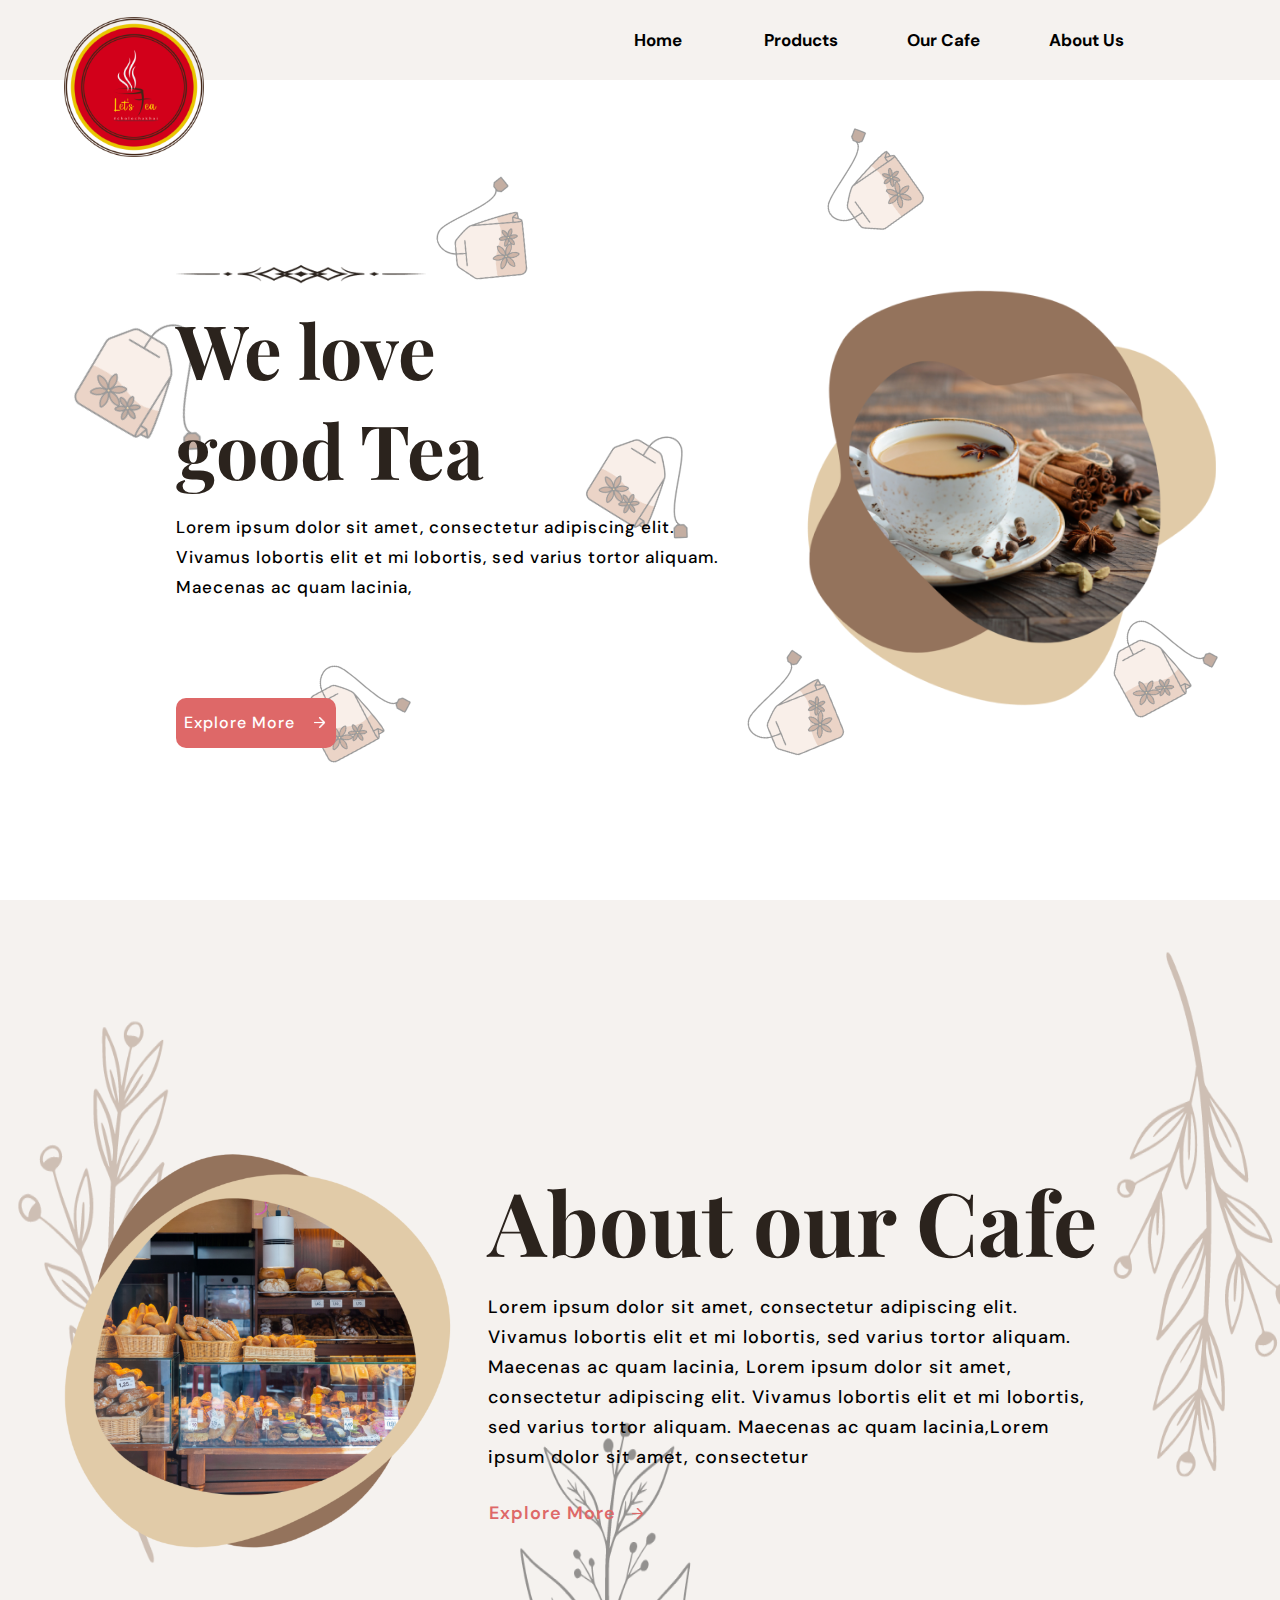
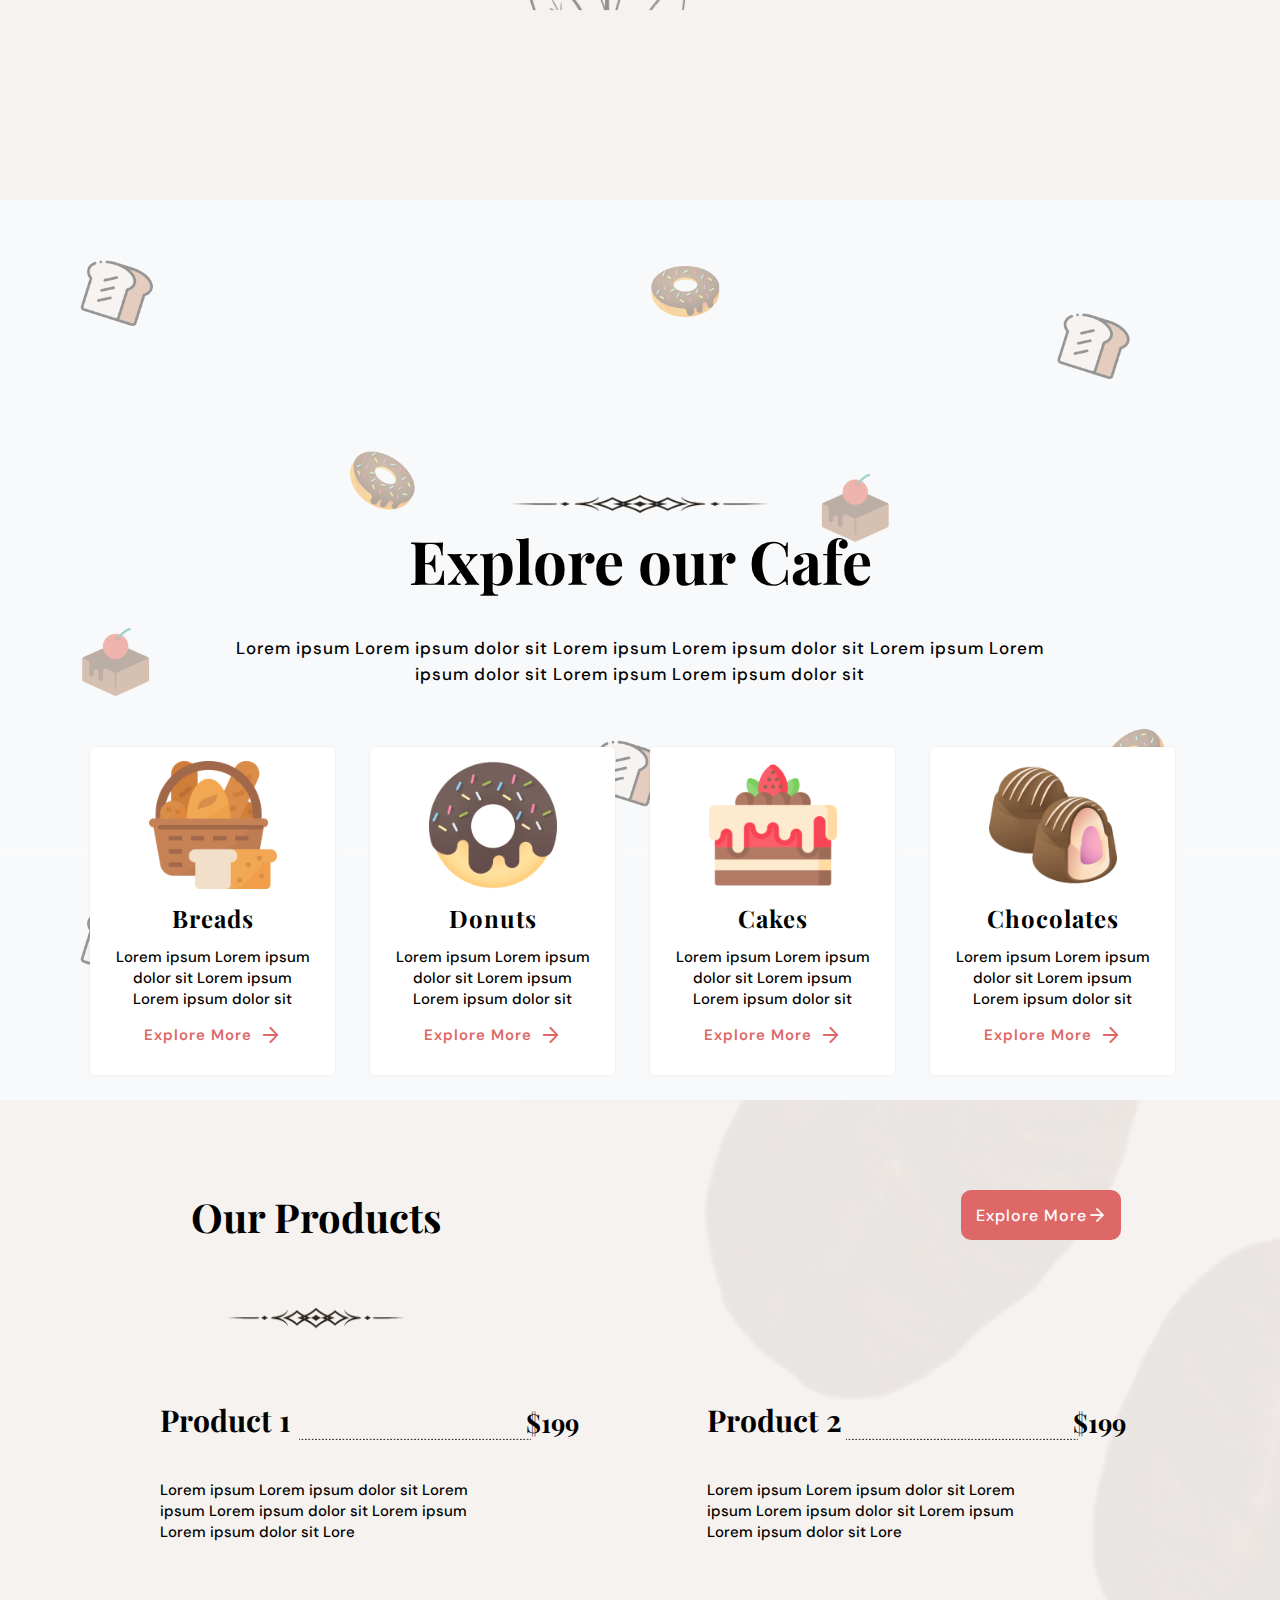
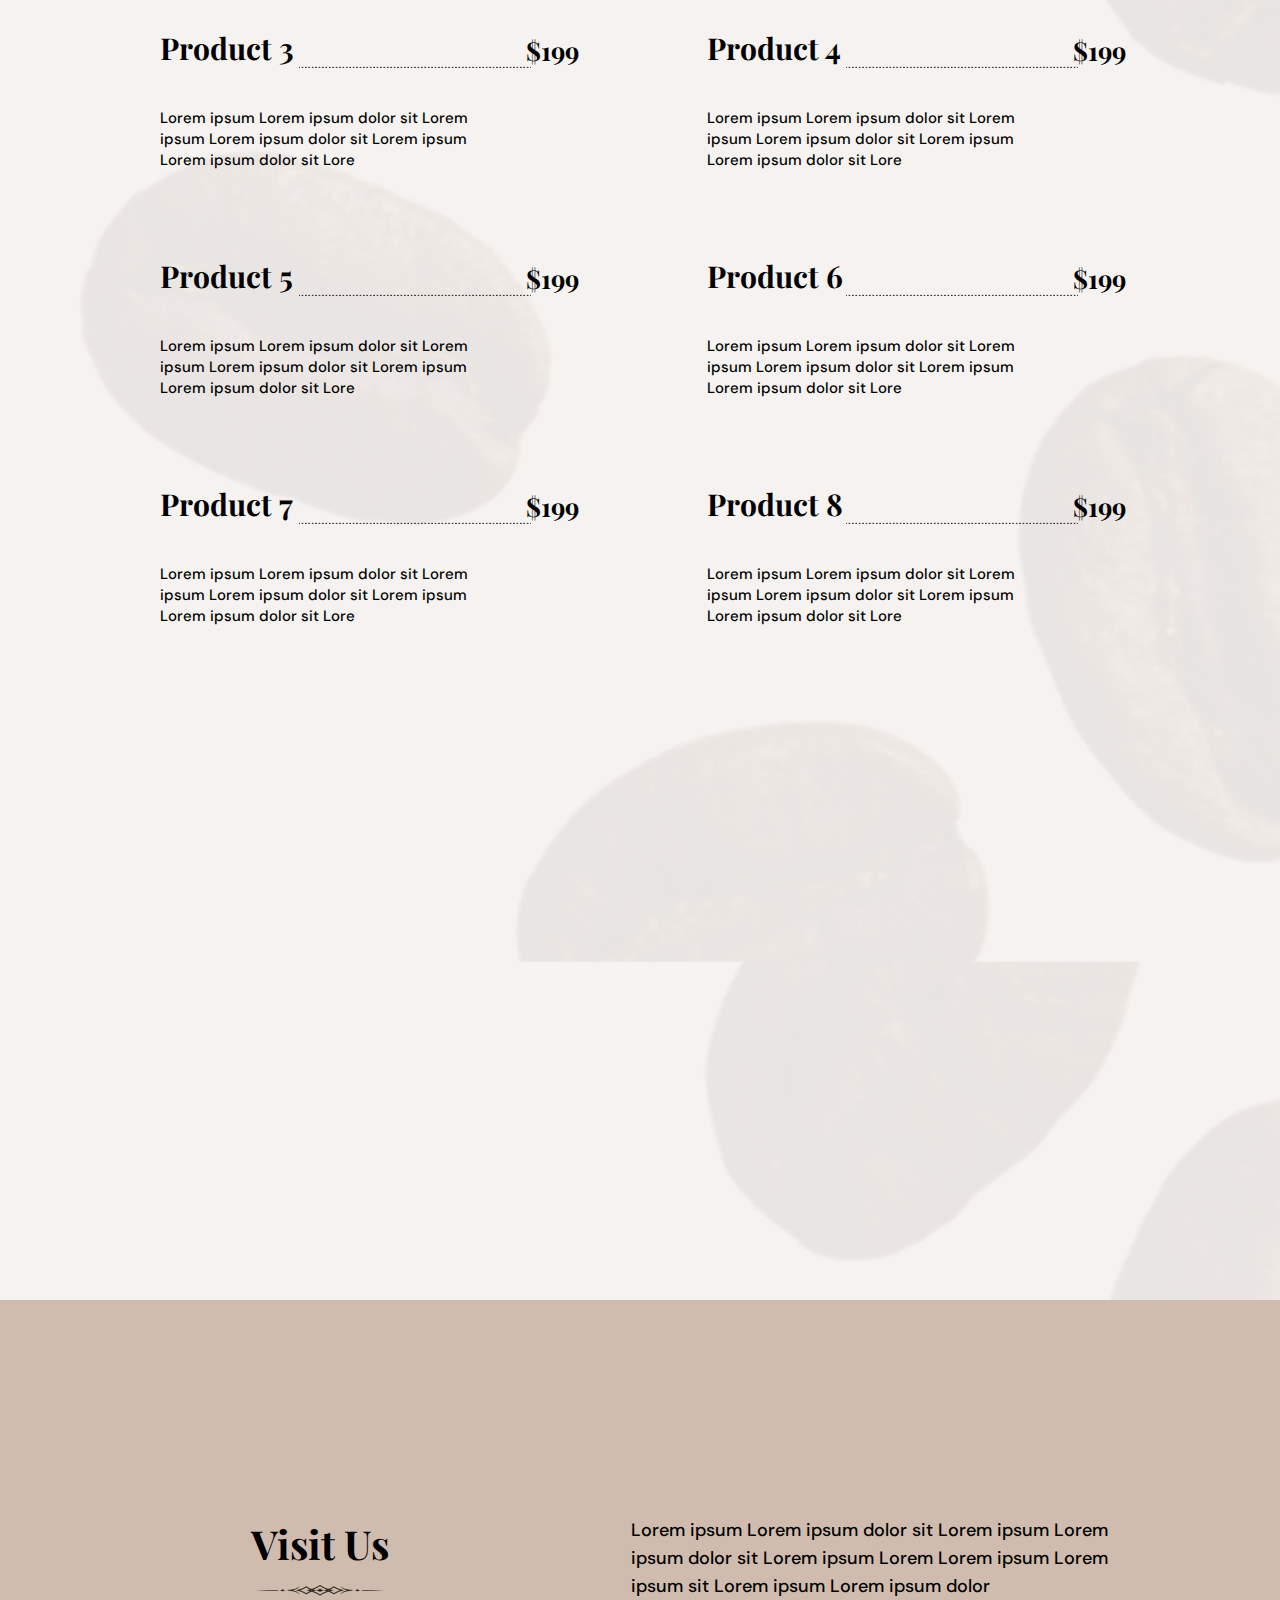
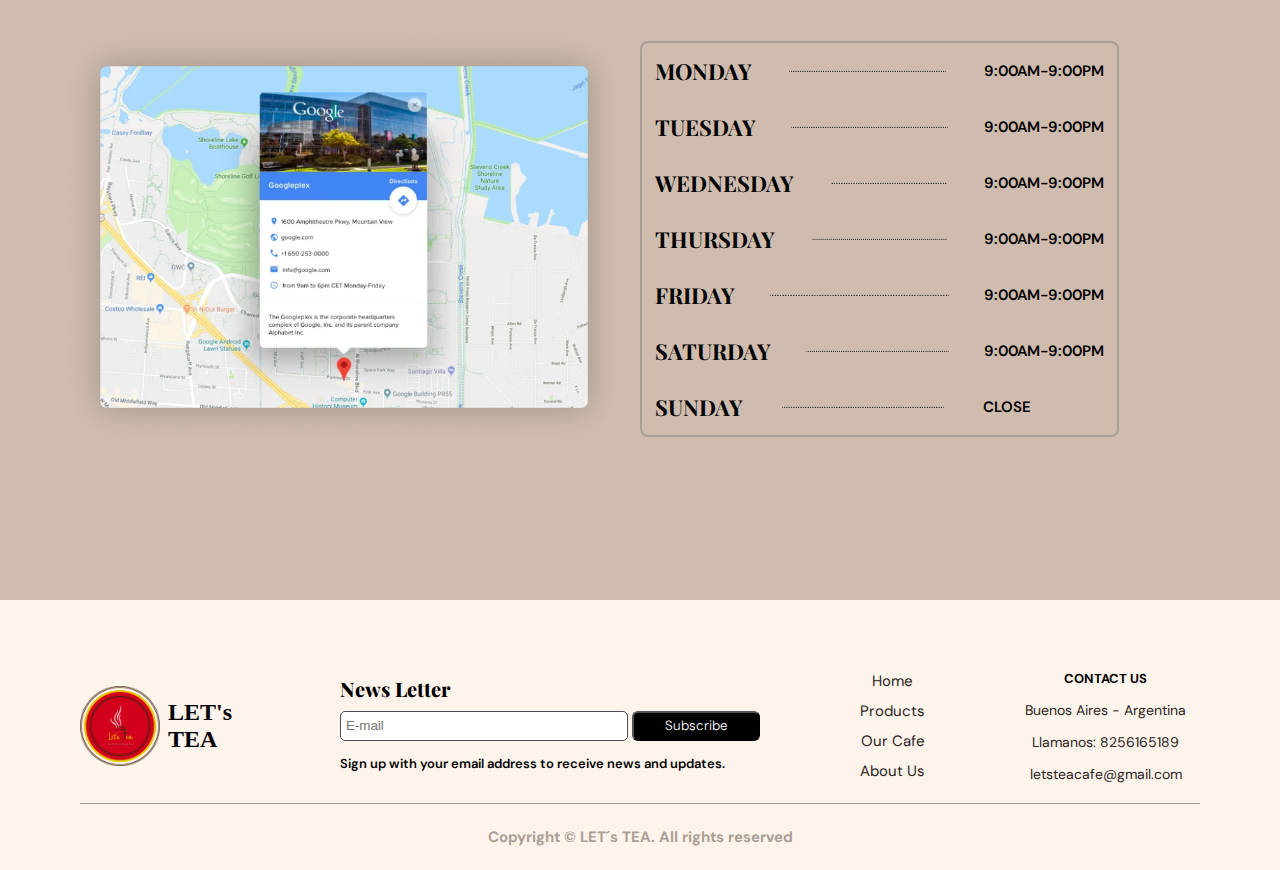
<file: index.html>
<!DOCTYPE html>
<html lang="en">

<head>
    <meta charset="UTF-8">
    <meta name="viewport" content="width=device-width, initial-scale=1.0">
    <link rel="stylesheet" href="css/index.css">
    <link rel="preconnect" href="https://fonts.googleapis.com">
    <link rel="preconnect" href="https://fonts.gstatic.com" crossorigin>
    <link
        href="https://fonts.googleapis.com/css2?family=DM+Sans:ital,opsz,wght@0,9..40,100..1000;1,9..40,100..1000&family=Playfair+Display:ital,wght@0,400..900;1,400..900&display=swap"
        rel="stylesheet">
    <title>Document</title>
</head>

<body>
    <header>
        <nav>
            <img src="img/index/header/Let's Tea logo.png" alt="Let's Tea">

            <ul>
                <li>
                    <a href="index.html">Home</a>
                </li>

                <li>
                    <a href="productos.html">Products</a>
                </li>

                <li>
                    <a href="nuestro-cafe.html">Our Cafe</a>
                </li>

                <li>
                    <a href="sobre-nosotros.html">About Us</a>
                </li>
            </ul>

        </nav>

        <div id="header-section">
            <img class="tea bolsita-1" src="img/index/header/bolsita.png" alt="">
            <img class="tea bolsita-2" src="img/index/header/bolsita.png" alt="">
            <img class="tea bolsita-3" src="img/index/header/bolsita.png" alt="">
            <img class="tea bolsita-4" src="img/index/header/bolsita.png" alt="">
            <img class="tea bolsita-5" src="img/index/header/bolsita.png" alt="">
            <img class="tea bolsita-6" src="img/index/header/bolsita.png" alt="">
            <img class="tea bolsita-7" src="img/index/header/bolsita.png" alt="">

            <div class="info-header">
                <div class="section">
                    <img src="img/index/header/decoracion.png" alt="">
                    <h2>We love good Tea</h2>
                    <p>Lorem ipsum dolor sit amet, consectetur adipiscing elit. Vivamus lobortis elit et mi lobortis,
                        sed varius tortor aliquam. Maecenas ac quam lacinia,</p>
                    <a href="#">
                        Explore More
                        <img src="img/index/header/flecha.png" alt="">
                    </a>
                </div>

                <div class="image-cafe">
                    <img src="img/index/header/imagen-cafe.png" alt="">
                </div>
            </div>
        </div>
    </header>

    <div id="section-1">
        <img class="planta planta-1" src="img/index/seccion-1/planta-decoracion (2x1).png" alt="">
        <img class="planta planta-2" src="img/index/seccion-1/planta-only.png" alt="">

        <div class="info-section-1">
            <img src="img/index/seccion-1/panaderia-imagen.png" alt="">

            <div class="about-section">
                <h2>About our Cafe</h2>

                <p>Lorem ipsum dolor sit amet, consectetur adipiscing elit. Vivamus lobortis elit et mi lobortis, sed
                    varius tortor aliquam. Maecenas ac quam lacinia, Lorem ipsum dolor sit amet, consectetur adipiscing
                    elit. Vivamus lobortis elit et mi lobortis, sed varius tortor aliquam. Maecenas ac quam
                    lacinia,Lorem ipsum dolor sit amet, consectetur</p>

                <a href="#">
                    Explore More
                    <img src="img/index/seccion-1/flecha-naranja.png" alt="">
                </a>
            </div>
        </div>
    </div>

    <div id="section-2">
        <div class="explore-container">
            <img src="img/index/seccion-2/decoracion.png" alt="">

            <h2>Explore our Cafe</h2>

            <p>Lorem ipsum Lorem ipsum dolor sit Lorem ipsum Lorem ipsum dolor sit Lorem ipsum Lorem ipsum dolor sit
                Lorem ipsum Lorem ipsum dolor sit</p>
        </div>

        <div class="products-section-2">
            <div class="targetas targeta-1">
                <img src="img/index/seccion-2/canasta-imagen.png" alt="">

                <h3>Breads</h3>

                <p>Lorem ipsum Lorem ipsum dolor sit Lorem ipsum Lorem ipsum dolor sit</p>

                <a href="#">
                    Explore More
                    <img src="img/index/seccion-1/flecha-naranja.png" alt="">
                </a>
            </div>

            <div class="targetas targeta-2">
                <img src="img/index/seccion-2/donut-seccion-imagen.png" alt="">

                <h3>Donuts</h3>

                <p>Lorem ipsum Lorem ipsum dolor sit Lorem ipsum Lorem ipsum dolor sit</p>

                <a href="#">
                    Explore More
                    <img src="img/index/seccion-1/flecha-naranja.png" alt="">
                </a>
            </div>

            <div class="targetas targeta-3">
                <img src="img/index/seccion-2/cake_seccion-imagen.png" alt="">

                <h3>Cakes</h3>

                <p>Lorem ipsum Lorem ipsum dolor sit Lorem ipsum Lorem ipsum dolor sit</p>

                <a href="#">
                    Explore More
                    <img src="img/index/seccion-1/flecha-naranja.png" alt="">
                </a>
            </div>

            <div class="targetas targeta-4">
                <img src="img/index/seccion-2/choco-imagen.png" alt="">

                <h3>Chocolates</h3>

                <p>Lorem ipsum Lorem ipsum dolor sit Lorem ipsum Lorem ipsum dolor sit</p>

                <a href="#">
                    Explore More
                    <img src="img/index/seccion-1/flecha-naranja.png" alt="">
                </a>
            </div>
        </div>
    </div>

    <div id="section-3">

        <div class="section-3-head">
            <div class="op-deco">
                <h2>Our Products</h2>

                <img src="img/index/seccion-3/decoracion-seccion-3.png" alt="">
            </div>
            <a href="#">
                Explore More
                <img src="img/index/header/flecha.png" alt="">
            </a>

        </div>

        <div class="description-products">
            <div class="product product-1">
                <h4>Product 1</h4>
                <img src="img/index/seccion-3/Line.png" alt="">
                <h5>$199</h5>
                <p>Lorem ipsum Lorem ipsum dolor sit Lorem ipsum Lorem ipsum dolor sit Lorem ipsum Lorem ipsum dolor sit
                    Lore</p>
            </div>

            <div class="product product-2">
                <h4>Product 2</h4>
                <img src="img/index/seccion-3/Line.png" alt="">
                <h5>$199</h5>
                <p>Lorem ipsum Lorem ipsum dolor sit Lorem ipsum Lorem ipsum dolor sit Lorem ipsum Lorem ipsum dolor sit
                    Lore</p>
            </div>

            <div class="product product-3">
                <h4>Product 3</h4>
                <img src="img/index/seccion-3/Line.png" alt="">
                <h5>$199</h5>
                <p>Lorem ipsum Lorem ipsum dolor sit Lorem ipsum Lorem ipsum dolor sit Lorem ipsum Lorem ipsum dolor sit
                    Lore</p>
            </div>

            <div class="product product-4">
                <h4>Product 4</h4>
                <img src="img/index/seccion-3/Line.png" alt="">
                <h5>$199</h5>
                <p>Lorem ipsum Lorem ipsum dolor sit Lorem ipsum Lorem ipsum dolor sit Lorem ipsum Lorem ipsum dolor sit
                    Lore</p>
            </div>

            <div class="product product-5">
                <h4>Product 5</h4>
                <img src="img/index/seccion-3/Line.png" alt="">
                <h5>$199</h5>
                <p>Lorem ipsum Lorem ipsum dolor sit Lorem ipsum Lorem ipsum dolor sit Lorem ipsum Lorem ipsum dolor sit
                    Lore</p>
            </div>

            <div class="product product-6">
                <h4>Product 6</h4>
                <img src="img/index/seccion-3/Line.png" alt="">
                <h5>$199</h5>
                <p>Lorem ipsum Lorem ipsum dolor sit Lorem ipsum Lorem ipsum dolor sit Lorem ipsum Lorem ipsum dolor sit
                    Lore</p>
            </div>

            <div class="product product-7">
                <h4>Product 7</h4>
                <img src="img/index/seccion-3/Line.png" alt="">
                <h5>$199</h5>
                <p>Lorem ipsum Lorem ipsum dolor sit Lorem ipsum Lorem ipsum dolor sit Lorem ipsum Lorem ipsum dolor sit
                    Lore</p>
            </div>

            <div class="product product-8">
                <h4>Product 8</h4>
                <img src="img/index/seccion-3/Line.png" alt="">
                <h5>$199</h5>
                <p>Lorem ipsum Lorem ipsum dolor sit Lorem ipsum Lorem ipsum dolor sit Lorem ipsum Lorem ipsum dolor sit
                    Lore</p>
            </div>
        </div>
    </div>

    <div id="section-4">
        <div class="section-4-head">
            <div class="vu-deco">
                <h2>Visit Us</h2>

                <img src="img/index/seccion-3/decoracion-seccion-3.png" alt="">
            </div>

            <p>
                Lorem ipsum Lorem ipsum dolor sit Lorem ipsum Lorem ipsum dolor sit Lorem ipsum Lorem Lorem ipsum Lorem
                ipsum sit Lorem ipsum Lorem ipsum dolor
            </p>
        </div>

        <div class="ubication-schedules">
            <div class="ubicationimage-container">
                <img src="img/index/seccion-4/gps-imagen.png" alt="">
            </div>

            <div class="schedules">
                <div class="days monday">
                    <h6>MONDAY</h6>
                    <img src="img/index/seccion-3/Line.png" alt="">
                    <p>9:00AM-9:00PM</p>
                </div>

                <div class="days tuesday">
                    <h6>TUESDAY</h6>
                    <img src="img/index/seccion-3/Line.png" alt="">
                    <p>9:00AM-9:00PM</p>
                </div>

                <div class="days wednesday">
                    <h6>WEDNESDAY</h6>
                    <img src="img/index/seccion-3/Line.png" alt="">
                    <p>9:00AM-9:00PM</p>
                </div>

                <div class="days thursday">
                    <h6>THURSDAY</h6>
                    <img src="img/index/seccion-3/Line.png" alt="">
                    <p>9:00AM-9:00PM</p>
                </div>

                <div class="days friday">
                    <h6>FRIDAY</h6>
                    <img src="img/index/seccion-3/Line.png" alt="">
                    <p>9:00AM-9:00PM</p>
                </div>

                <div class="days saturday">
                    <h6>SATURDAY</h6>
                    <img src="img/index/seccion-3/Line.png" alt="">
                    <p>9:00AM-9:00PM</p>
                </div>

                <div class="days sunday">
                    <h6>SUNDAY</h6>
                    <img src="img/index/seccion-3/Line.png" alt="">
                    <p>CLOSE</p>
                </div>
            </div>
        </div>
    </div>

    <footer>

        <div class="container-content-footer">
            <div class="logo-footer">
                <img src="img/index/footer/Let's Tea logo.png" alt="">
    
                <h2>LET's TEA</h2>
            </div>
    
            <div class="news-letter">
                <h4>News Letter</h4>
    
                <div class="subscription">
                    <input placeholder="E-mail" class="email-input" type="email" name="email" id="email">
                    <button type="submit" value="email">Subscribe</button>
                </div>
    
                <p>Sign up with your email address to receive news and updates.</p>
            </div>
    
            <div class="pages">
                <a href="index.html">Home</a>
                <a href="productos.html">Products</a>
                <a href="nuestro-cafe.html">Our Cafe</a>
                <a href="sobre-nosotros.html">About Us</a>
            </div>
    
            <div class="contactus-footer">
                <h5>CONTACT US</h5>
    
                <p>Buenos Aires - Argentina</p>
    
                <p>Llamanos: 8256165189</p>
    
                <p>letsteacafe@gmail.com</p>
            </div>
        </div>

        <div class="copyright">
            <h6>Copyright &copy; LET´s TEA. All rights reserved</h6>
        </div>
    </footer>

</body>

</html>
</file>
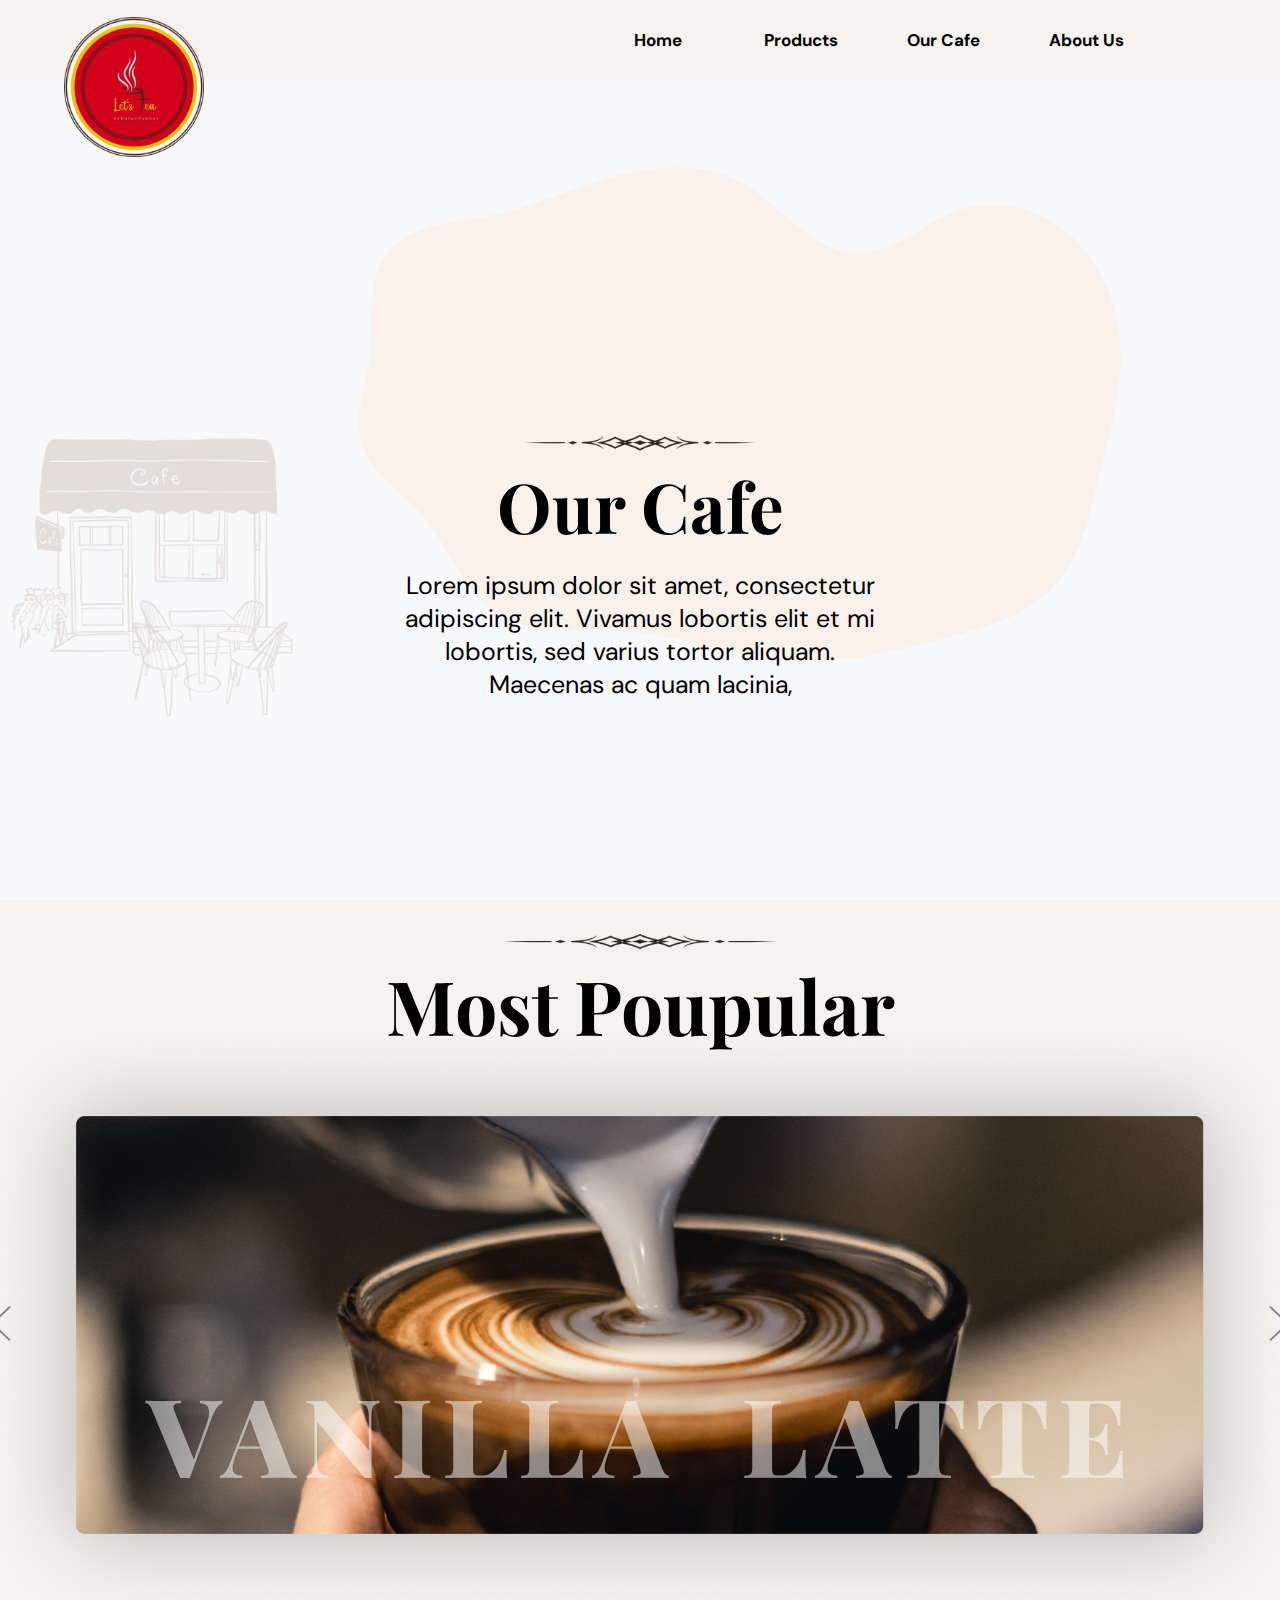
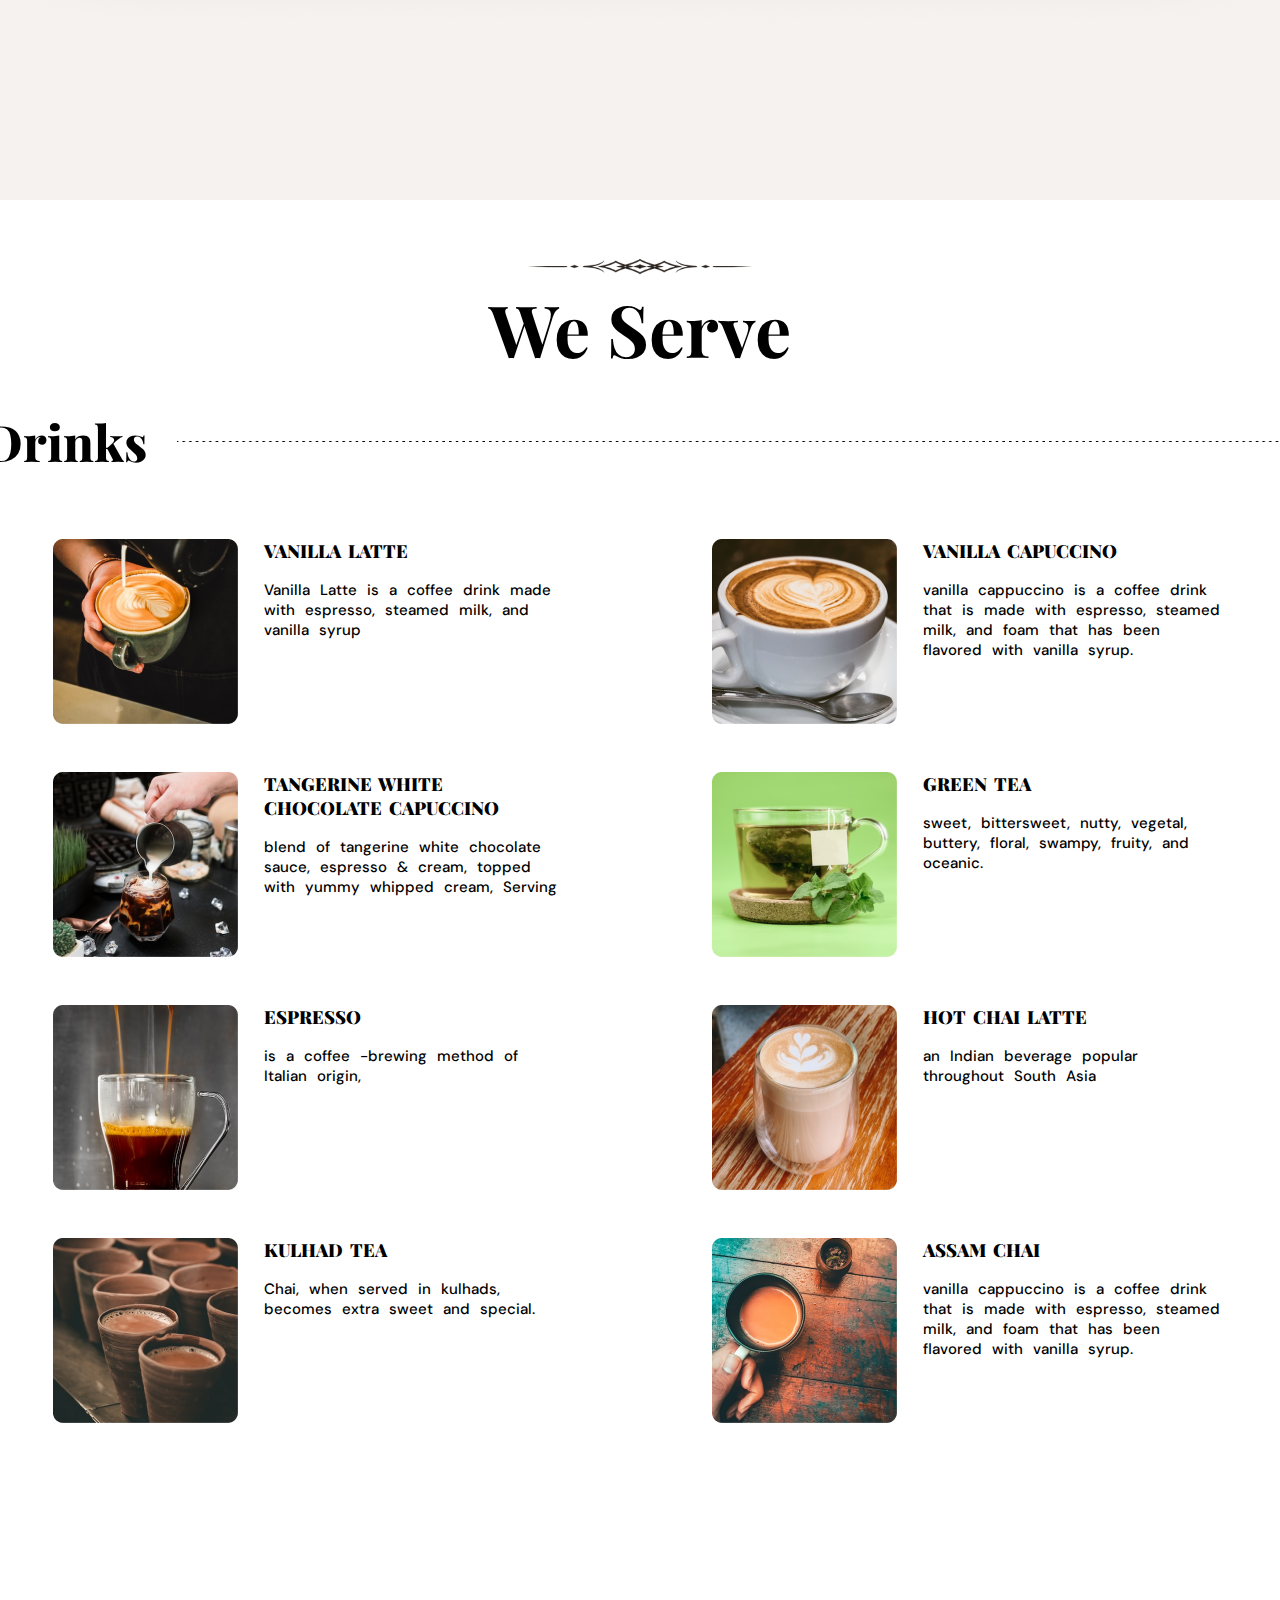
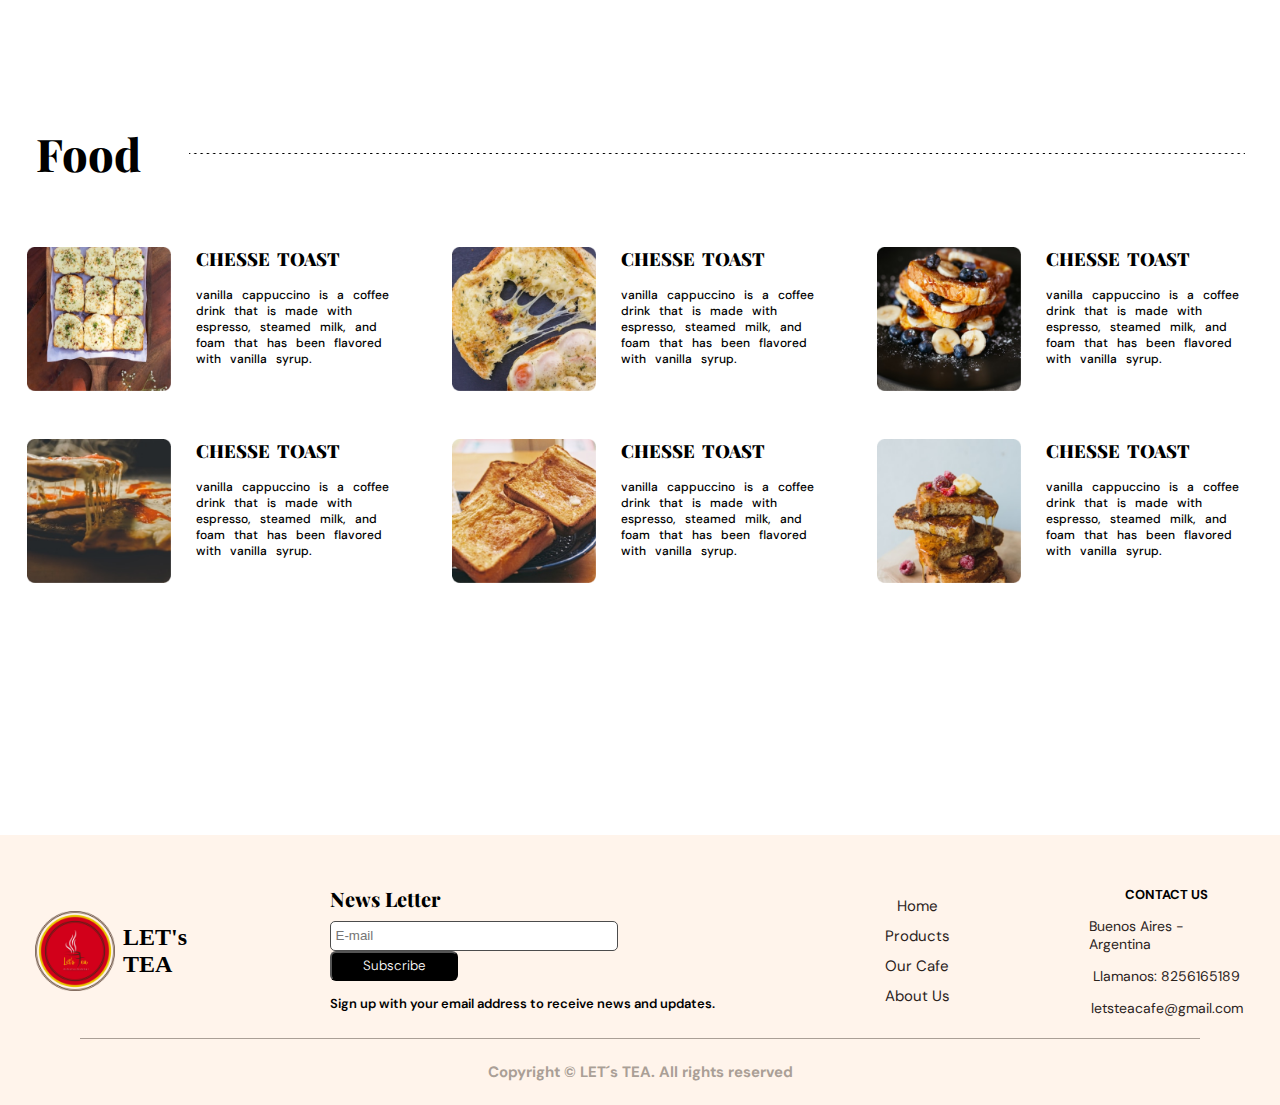
<file: nuestro-cafe.html>
<!DOCTYPE html>
<html lang="en">

<head>
    <meta charset="UTF-8">
    <meta name="viewport" content="width=device-width, initial-scale=1.0">
    <link rel="stylesheet" href="css/nuestro-cafe.css">
    <link rel="preconnect" href="https://fonts.googleapis.com">
    <link rel="preconnect" href="https://fonts.gstatic.com" crossorigin>
    <link
        href="https://fonts.googleapis.com/css2?family=DM+Sans:ital,opsz,wght@0,9..40,100..1000;1,9..40,100..1000&family=Playfair+Display:ital,wght@0,400..900;1,400..900&display=swap"
        rel="stylesheet">

    <title>Document</title>
</head>

<body>
    <header>
        <nav>
            <img src="img/index/header/Let's Tea logo.png" alt="Let's Tea">

            <ul>
                <li>
                    <a href="index.html">Home</a>
                </li>

                <li>
                    <a href="productos.html">Products</a>
                </li>

                <li>
                    <a href="nuestro-cafe.html">Our Cafe</a>
                </li>

                <li>
                    <a href="sobre-nosotros.html">About Us</a>
                </li>
            </ul>

        </nav>

        <div class="header-content">
            <img src="img/nuestro-cafe/header/decoracion.png" alt="">

            <h3>Our Cafe</h3>

            <p>Lorem ipsum dolor sit amet, consectetur adipiscing elit. Vivamus lobortis elit et mi lobortis, sed varius
                tortor aliquam. Maecenas ac quam lacinia,</p>
        </div>
    </header>

    <div id="section-1">
        <div class="head-section-1">
            <img src="img/nuestro-cafe/header/decoracion.png" alt="">

            <h3>Most Poupular</h3>
        </div>

        <div class="popular-images">
            <button class="flechas flecha-izquierda">
                <img src="img/nuestro-cafe/seccion-1/flecha-izquierda.png" alt="">
            </button>

            <img src="img/nuestro-cafe/seccion-1/vanilla-cafe-imagen.png" alt="">

            <p>VANILLA <span>LATTE</span></p>

            <button class="flechas flecha-derecha">
                <img src="img/nuestro-cafe/seccion-1/flecha-derecha.png" alt="">
            </button>
        </div>
    </div>


    <div id="section-2">

        <div class="head-section-2">

            <div class="section-2-title">
                <img src="img/nuestro-cafe/seccion-2/decoracion.png" alt="">
                <h3>We Serve</h3>
            </div>

            <div class="drinks">
                <h4>Drinks</h4>

                <img src="img/nuestro-cafe/seccion-2/Line 24.png" alt="">
            </div>

        </div>


        <div class="drink-products">

            <div class="drink-info">
                <img src="img/nuestro-cafe/seccion-2/vanillalate-imagen.png" alt="">

                <div class="info-product drink-1">
                    <h5>VANILLA LATTE</h5>

                    <p>Vanilla Latte is a coffee drink made with espresso, steamed milk, and vanilla syrup</p>
                </div>
            </div>

            <div class="drink-info">
                <img src="img/nuestro-cafe/seccion-2/capuccino-imagen.png" alt="">

                <div class="info-product drink-2">
                    <h5>VANILLA CAPUCCINO</h5>

                    <p>vanilla cappuccino is a coffee drink that is made with espresso, steamed milk, and foam that has
                        been flavored with vanilla syrup.
                    </p>
                </div>
            </div>

            <div class="drink-info">
                <img src="img/nuestro-cafe/seccion-2/tangerine-imagen.png" alt="">

                <div class="info-product drink-3">
                    <h5>TANGERINE WHITE CHOCOLATE CAPUCCINO</h5>

                    <p>
                        blend of tangerine white chocolate sauce, espresso & cream, topped with yummy whipped cream,
                        Serving
                    </p>
                </div>
            </div>

            <div class="drink-info">
                <img src="img/nuestro-cafe/seccion-2/greentea-imagen.png" alt="">

                <div class="info-product drink-4">
                    <h5>GREEN TEA</h5>

                    <p>
                        sweet, bittersweet, nutty, vegetal, buttery, floral, swampy, fruity, and oceanic.
                    </p>
                </div>
            </div>

            <div class="drink-info">
                <img src="img/nuestro-cafe/seccion-2/espresso-imagen.png" alt="">

                <div class="info-product drink-5">
                    <h5>ESPRESSO</h5>

                    <p>
                        is a coffee -brewing method of Italian origin,
                    </p>
                </div>
            </div>

            <div class="drink-info">
                <img src="img/nuestro-cafe/seccion-2/chailatte-imagen.png" alt="">

                <div class="info-product drink-6">
                    <h5>HOT CHAI LATTE</h5>

                    <p>
                        an Indian beverage popular throughout South Asia
                    </p>
                </div>
            </div>

            <div class="drink-info">
                <img src="img/nuestro-cafe/seccion-2/kulhad-imagen.png" alt="">

                <div class="info-product drink-7">
                    <h5>KULHAD TEA</h5>

                    <p>
                        Chai, when served in kulhads, becomes extra sweet and special.
                    </p>
                </div>
            </div>

            <div class="drink-info">
                <img src="img/nuestro-cafe/seccion-2/assam-imagen.png" alt="">

                <div class="info-product drink-8">
                    <h5>ASSAM CHAI</h5>

                    <p>
                        vanilla cappuccino is a coffee drink that is made with espresso, steamed milk, and foam that has
                        been flavored with vanilla syrup.
                    </p>
                </div>
            </div>
        </div>
    </div>

    <div id="section-3">
        <div class="section-3-head">
            <h3>Food</h3>

            <img src="img/nuestro-cafe/seccion-2/Line 24.png" alt="">
        </div>

        <div class="food-prodcuts">

            <div class="food">
                <img src="img/nuestro-cafe/seccion-3/chesse-imagen.png" alt="">

                <div class="info-food food-1">
                    <h5>CHESSE TOAST</h5>

                    <p>
                        vanilla cappuccino is a coffee drink that is made with espresso, steamed milk, and foam that has
                        been flavored with vanilla syrup.
                    </p>
                </div>
            </div>

            <div class="food">
                <img src="img/nuestro-cafe/seccion-3/chesse2-imagen.png" alt="">

                <div class="info-food food-2">
                    <h5>CHESSE TOAST</h5>

                    <p>
                        vanilla cappuccino is a coffee drink that is made with espresso, steamed milk, and foam that has
                        been flavored with vanilla syrup.
                    </p>
                </div>
            </div>

            <div class="food">
                <img src="img/nuestro-cafe/seccion-3/chesse3-imagen.png" alt="">

                <div class="info-food food-3">
                    <h5>CHESSE TOAST</h5>

                    <p>
                        vanilla cappuccino is a coffee drink that is made with espresso, steamed milk, and foam that has
                        been flavored with vanilla syrup.
                    </p>
                </div>
            </div>

            <div class="food">
                <img src="img/nuestro-cafe/seccion-3/chesse4-imagen.png" alt="">

                <div class="info-food food-4">
                    <h5>CHESSE TOAST</h5>

                    <p>
                        vanilla cappuccino is a coffee drink that is made with espresso, steamed milk, and foam that has
                        been flavored with vanilla syrup.
                    </p>
                </div>
            </div>

            <div class="food">
                <img src="img/nuestro-cafe/seccion-3/chesse5-imagen.png" alt="">

                <div class="info-food food-5">
                    <h5>CHESSE TOAST</h5>

                    <p>
                        vanilla cappuccino is a coffee drink that is made with espresso, steamed milk, and foam that has
                        been flavored with vanilla syrup.
                    </p>
                </div>
            </div>

            <div class="food">
                <img src="img/nuestro-cafe/seccion-3/chesse6-imagen.png" alt="">

                <div class="info-food food-6">
                    <h5>CHESSE TOAST</h5>

                    <p>
                        vanilla cappuccino is a coffee drink that is made with espresso, steamed milk, and foam that has
                        been flavored with vanilla syrup.
                    </p>
                </div>
            </div>
        </div>
    </div>

    <footer>

        <div class="container-content-footer">
            <div class="logo-footer">
                <img src="img/index/footer/Let's Tea logo.png" alt="">
    
                <h2>LET's TEA</h2>
            </div>
    
            <div class="news-letter">
                <h4>News Letter</h4>
    
                <div class="subscription">
                    <input placeholder="E-mail" class="email-input" type="email" name="email" id="email">
                    <button type="submit" value="email">Subscribe</button>
                </div>
    
                <p>Sign up with your email address to receive news and updates.</p>
            </div>
    
            <div class="pages">
                <a href="index.html">Home</a>
                <a href="productos.html">Products</a>
                <a href="nuestro-cafe.html">Our Cafe</a>
                <a href="sobre-nosotros.html">About Us</a>
            </div>
    
            <div class="contactus-footer">
                <h5>CONTACT US</h5>
    
                <p>Buenos Aires - Argentina</p>
    
                <p>Llamanos: 8256165189</p>
    
                <p>letsteacafe@gmail.com</p>
            </div>
        </div>

        <div class="copyright">
            <h6>Copyright &copy; LET´s TEA. All rights reserved</h6>
        </div>
    </footer>

</body>
</file>
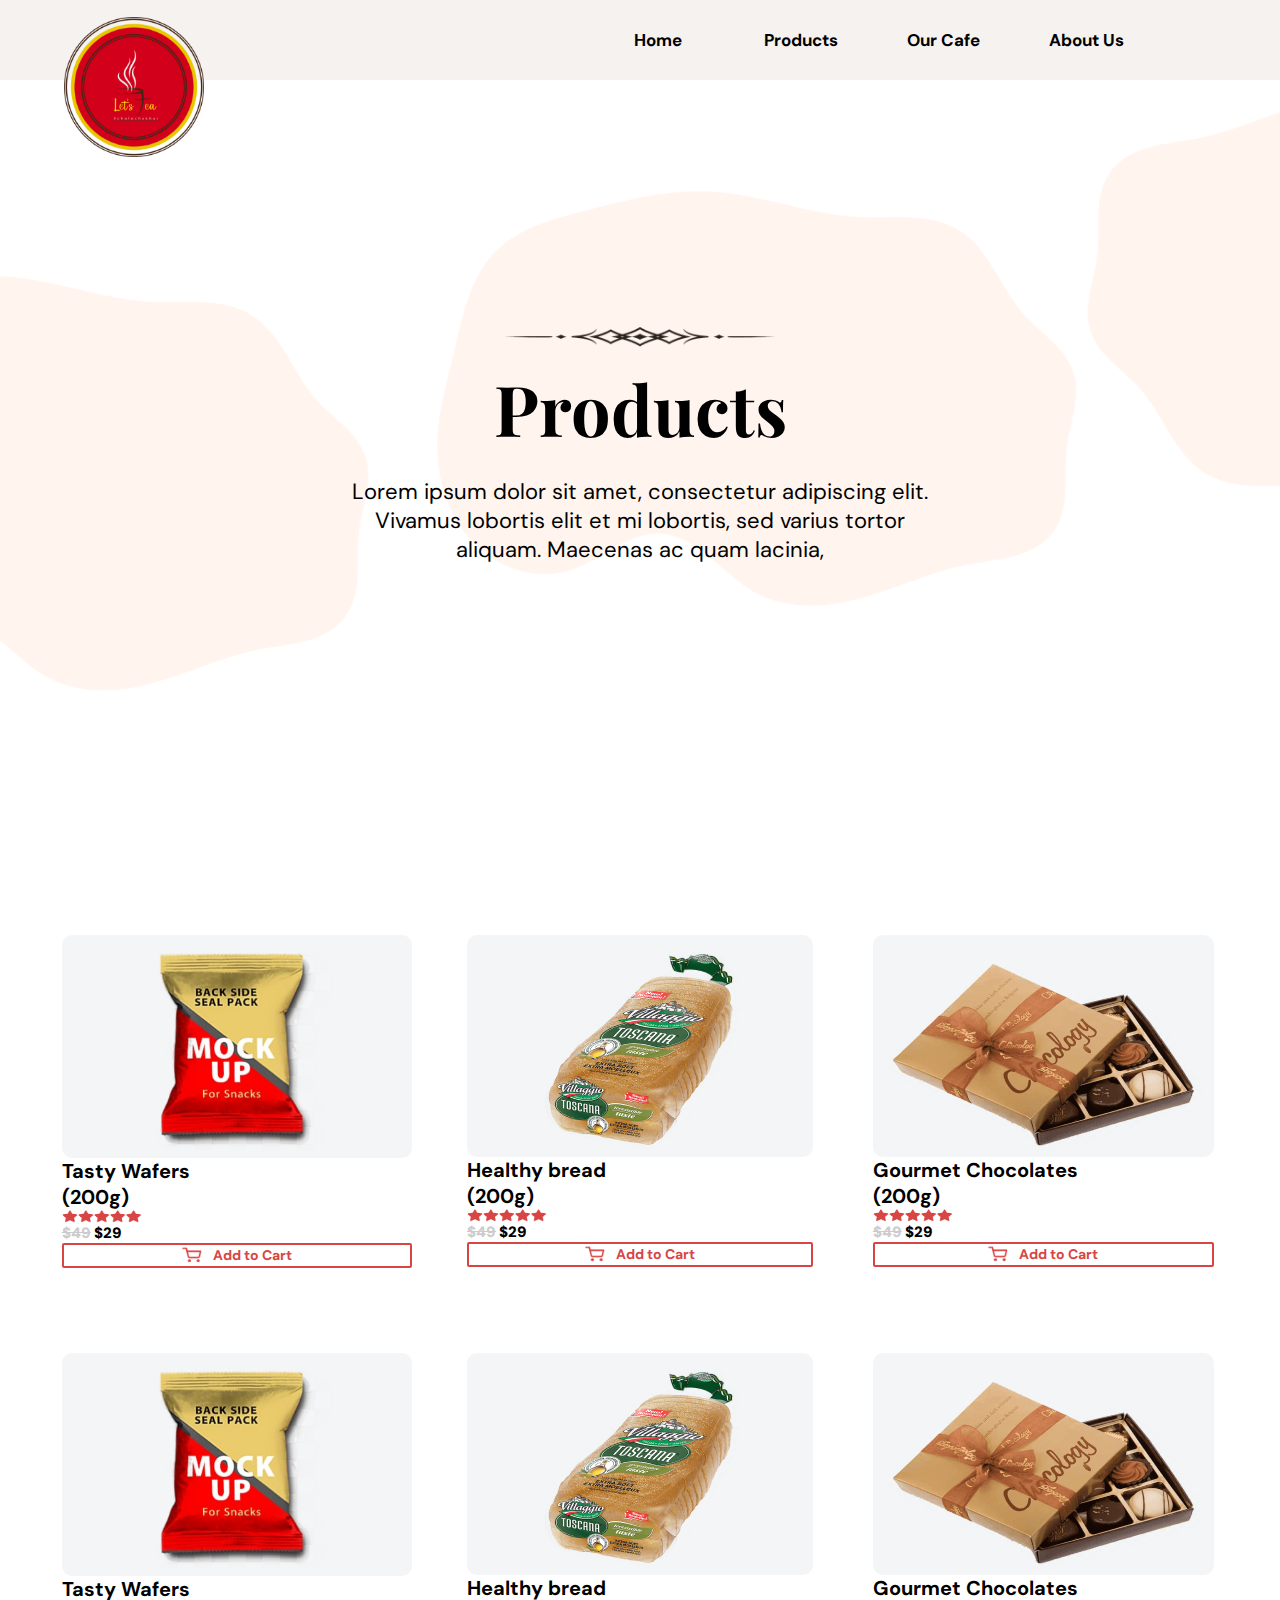
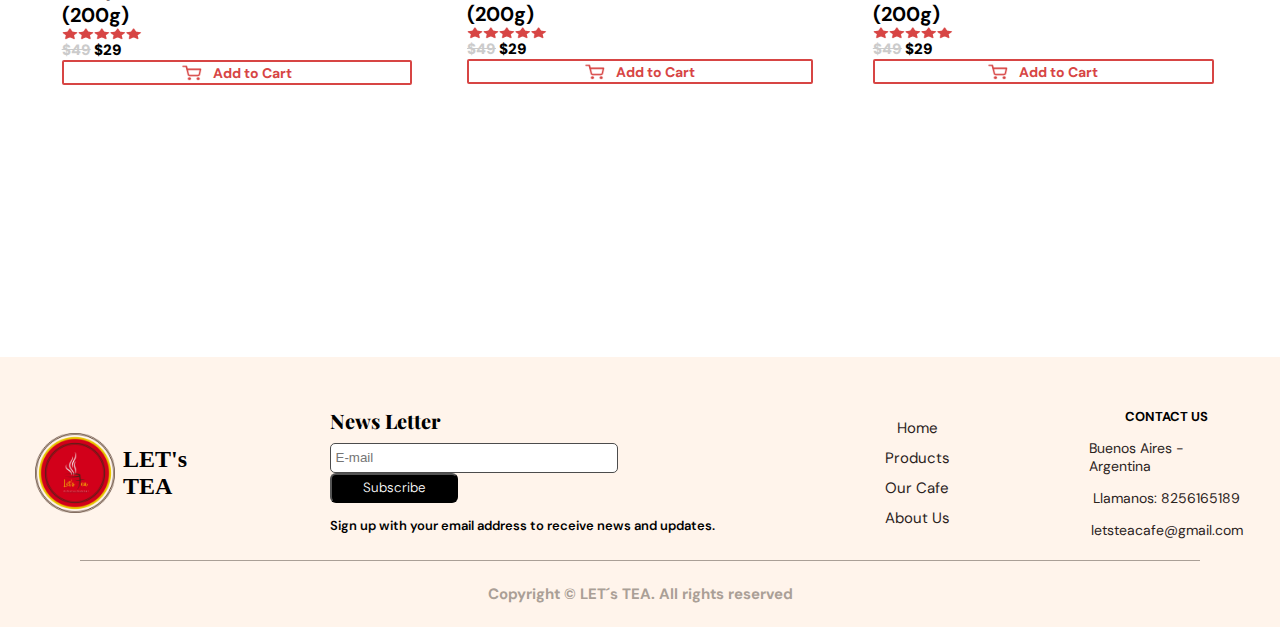
<file: productos.html>
<!DOCTYPE html>
<html lang="en">

<head>
    <meta charset="UTF-8">
    <meta name="viewport" content="width=device-width, initial-scale=1.0">
    <link rel="stylesheet" href="css/productos.css">
    <link rel="preconnect" href="https://fonts.googleapis.com">
    <link rel="preconnect" href="https://fonts.gstatic.com" crossorigin>
    <link
        href="https://fonts.googleapis.com/css2?family=DM+Sans:ital,opsz,wght@0,9..40,100..1000;1,9..40,100..1000&family=Playfair+Display:ital,wght@0,400..900;1,400..900&display=swap"
        rel="stylesheet">

    <title>Document</title>
</head>

<body>
    <header>
        <nav>
            <img src="img/index/header/Let's Tea logo.png" alt="Let's Tea">

            <ul>
                <li>
                    <a href="index.html">Home</a>
                </li>

                <li>
                    <a href="productos.html">Products</a>
                </li>

                <li>
                    <a href="nuestro-cafe.html">Our Cafe</a>
                </li>

                <li>
                    <a href="sobre-nosotros.html">About Us</a>
                </li>
            </ul>

        </nav>

        <div class="header-content">
            <img src="img/productos/header/decoracion.png" alt="">

            <h3>Products</h3>

            <p>Lorem ipsum dolor sit amet, consectetur adipiscing elit. Vivamus lobortis elit et mi lobortis, sed varius
                tortor aliquam. Maecenas ac quam lacinia,</p>
        </div>
    </header>

    <div id="section-1">
        <div class="products-section-1">
            <div class="products producto-1">
                <div class="image-product width-div-snack">
                    <img class="width-snack-image" src="img/productos/seccion-1/snack-image.png" alt="">
                </div>

                <h5>Tasty Wafers</h5>
                <p>(200g)</p>

                <img src="img/productos/seccion-1/rate.png" alt="">

                <p class="price"><span>$49</span> $29</p>

                <button class="add-cart-button">
                    <img src="img/productos/seccion-1/carrito-imagen.png" alt="">
                    Add to Cart
                </button>
            </div>

            <div class="products producto-2">
                <div class="image-product width-div-pan">
                    <img class="width-pan" src="img/productos/seccion-1/pan-imagen.png" alt="">
                </div>

                <h5>Healthy bread</h5>
                <p>(200g)</p>

                <img src="img/productos/seccion-1/rate.png" alt="">

                <p class="price"><span>$49</span> $29</p>

                <button class="add-cart-button">
                    <img src="img/productos/seccion-1/carrito-imagen.png" alt="">
                    Add to Cart
                </button>
            </div>

            <div class="products producto-3">
                <div class="image-product width-div-choco">
                    <img class="width-choco" src="img/productos/seccion-1/choco-image.png" alt="">
                </div>

                <h5>Gourmet Chocolates</h5>
                <p>(200g)</p>

                <img src="img/productos/seccion-1/rate.png" alt="">

                <p class="price"><span>$49</span> $29</p>

                <button class="add-cart-button">
                    <img src="img/productos/seccion-1/carrito-imagen.png" alt="">
                    Add to Cart
                </button>
            </div>

            <div class="products producto-1">
                <div class="image-product width-div-snack">
                    <img class="width-snack-image" src="img/productos/seccion-1/snack-image.png" alt="">
                </div>

                <h5>Tasty Wafers</h5>
                <p>(200g)</p>

                <img src="img/productos/seccion-1/rate.png" alt="">

                <p class="price"><span>$49</span> $29</p>

                <button class="add-cart-button">
                    <img src="img/productos/seccion-1/carrito-imagen.png" alt="">
                    Add to Cart
                </button>
            </div>

            <div class="products producto-2">
                <div class="image-product width-div-pan">
                    <img src="img/productos/seccion-1/pan-imagen.png" alt="">
                </div>

                <h5>Healthy bread</h5>
                <p>(200g)</p>

                <img src="img/productos/seccion-1/rate.png" alt="">

                <p class="price"><span>$49</span> $29</p>

                <button class="add-cart-button">
                    <img src="img/productos/seccion-1/carrito-imagen.png" alt="">
                    Add to Cart
                </button>
            </div>

            <div class="products producto-3">
                <div class="image-product width-div-choco">
                    <img src="img/productos/seccion-1/choco-image.png" alt="">
                </div>

                <h5>Gourmet Chocolates</h5>
                <p>(200g)</p>

                <img src="img/productos/seccion-1/rate.png" alt="">

                <p class="price"><span>$49</span> $29</p>

                <button class="add-cart-button">
                    <img src="img/productos/seccion-1/carrito-imagen.png" alt="">
                    Add to Cart
                </button>
            </div>
        </div>
    </div>

    <footer>

        <div class="container-content-footer">
            <div class="logo-footer">
                <img src="img/index/footer/Let's Tea logo.png" alt="">
    
                <h2>LET's TEA</h2>
            </div>
    
            <div class="news-letter">
                <h4>News Letter</h4>
    
                <div class="subscription">
                    <input placeholder="E-mail" class="email-input" type="email" name="email" id="email">
                    <button type="submit" value="email">Subscribe</button>
                </div>
    
                <p>Sign up with your email address to receive news and updates.</p>
            </div>
    
            <div class="pages">
                <a href="index.html">Home</a>
                <a href="productos.html">Products</a>
                <a href="nuestro-cafe.html">Our Cafe</a>
                <a href="sobre-nosotros.html">About Us</a>
            </div>
    
            <div class="contactus-footer">
                <h5>CONTACT US</h5>
    
                <p>Buenos Aires - Argentina</p>
    
                <p>Llamanos: 8256165189</p>
    
                <p>letsteacafe@gmail.com</p>
            </div>
        </div>

        <div class="copyright">
            <h6>Copyright &copy; LET´s TEA. All rights reserved</h6>
        </div>
    </footer>
</body>

</html>
</file>
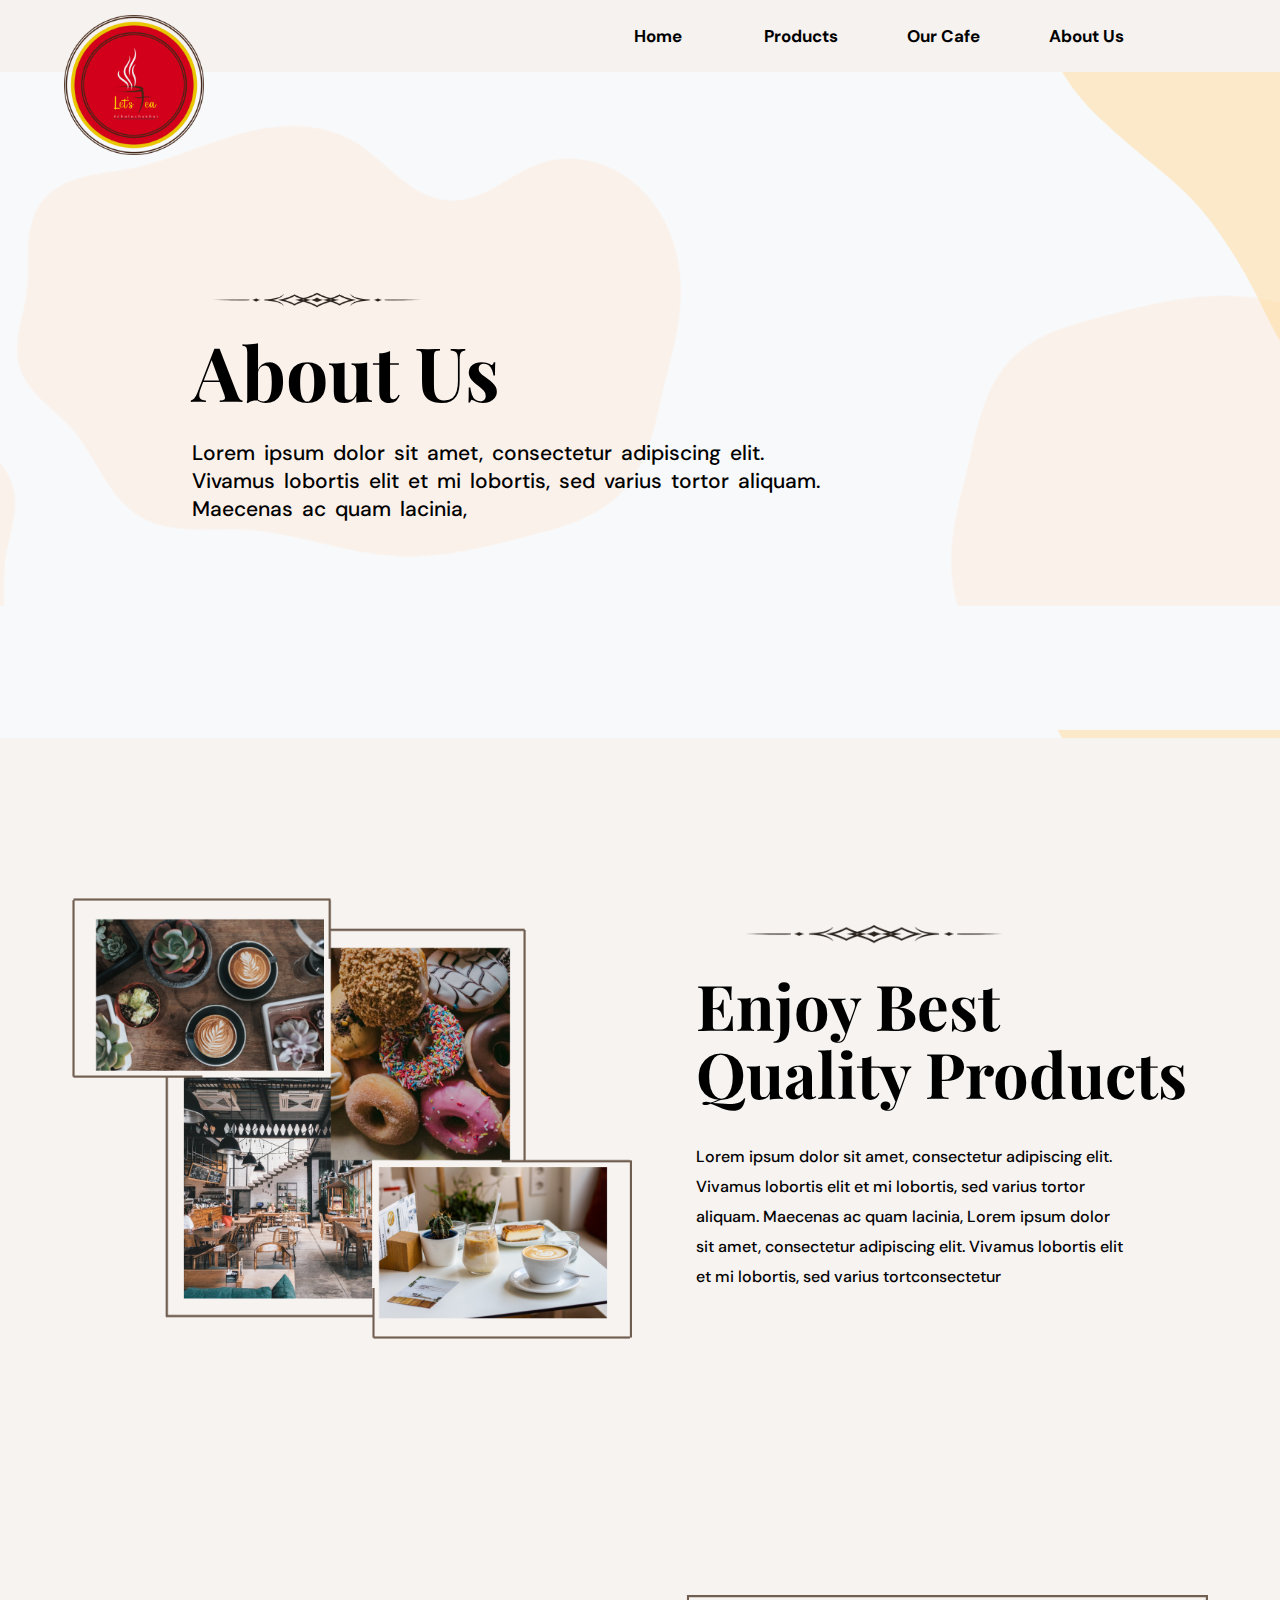
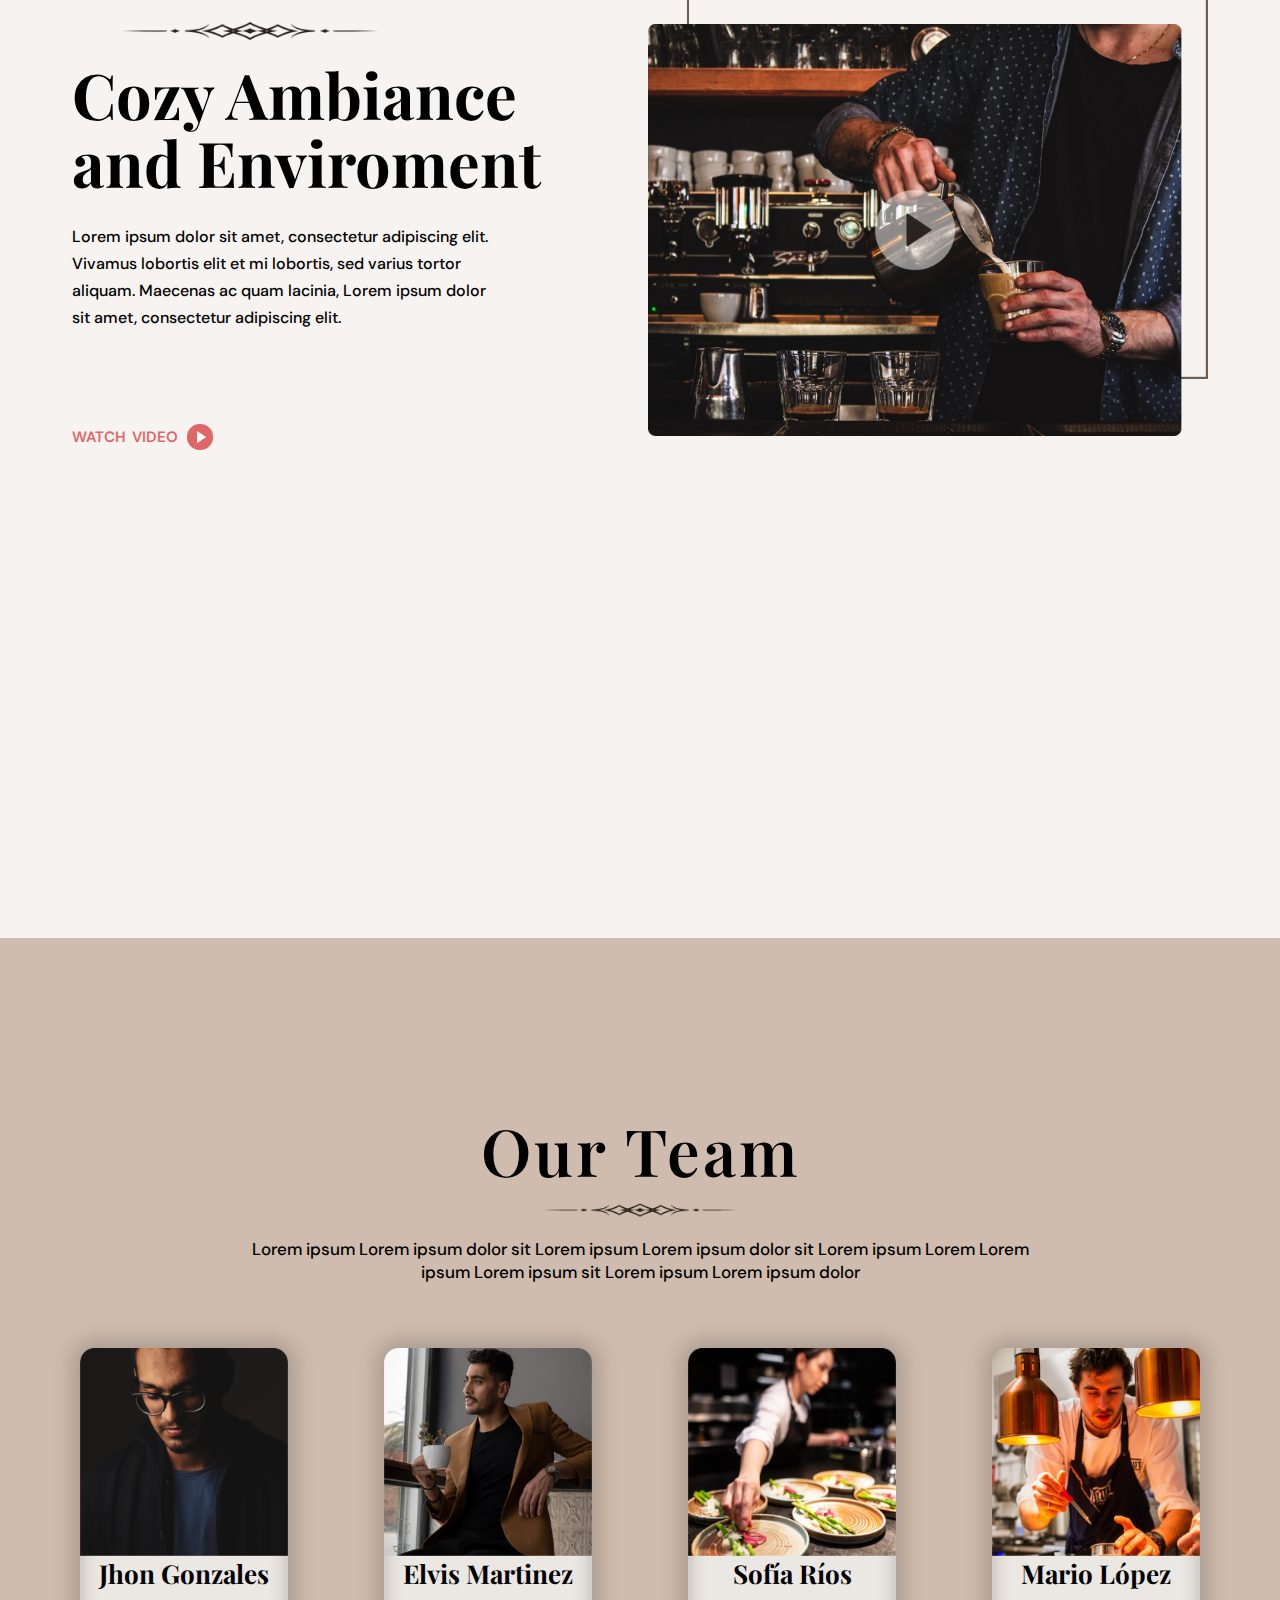
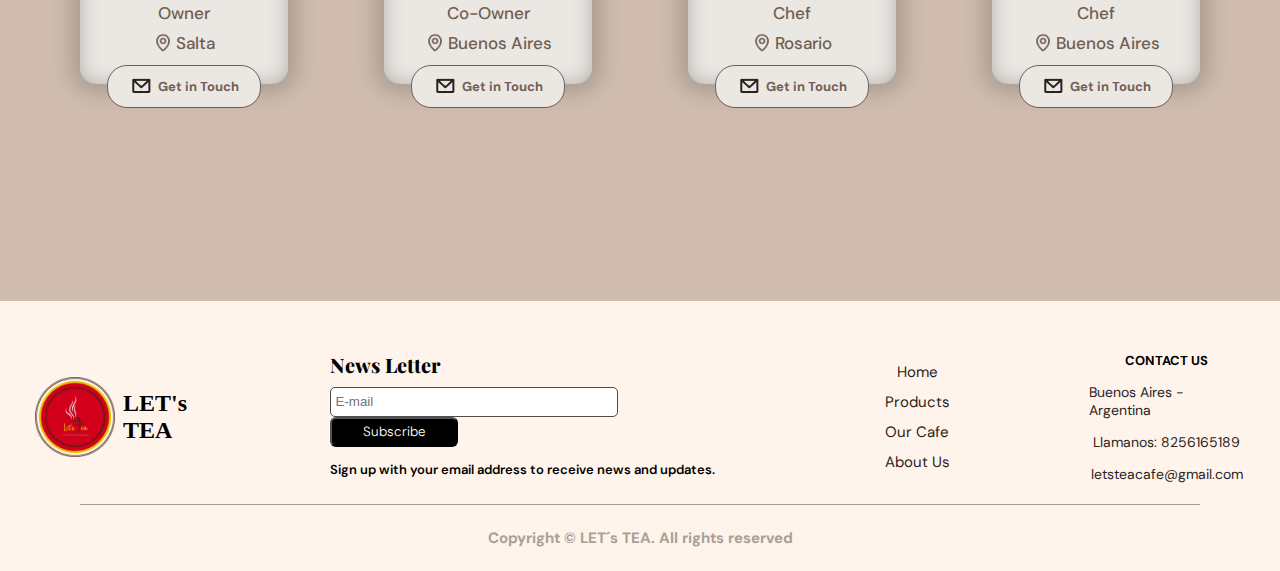
<file: sobre-nosotros.html>
<!DOCTYPE html>
<html lang="en">

<head>
    <meta charset="UTF-8">
    <meta name="viewport" content="width=device-width, initial-scale=1.0">
    <link rel="stylesheet" href="css/sobre-nosotros.css">
    <link rel="preconnect" href="https://fonts.googleapis.com">
    <link rel="preconnect" href="https://fonts.gstatic.com" crossorigin>
    <link
        href="https://fonts.googleapis.com/css2?family=DM+Sans:ital,opsz,wght@0,9..40,100..1000;1,9..40,100..1000&family=Playfair+Display:ital,wght@0,400..900;1,400..900&display=swap"
        rel="stylesheet">

    <title>Document</title>
</head>

<body>
    <header>
        <nav>
            <img src="img/index/header/Let's Tea logo.png" alt="Let's Tea">

            <ul>
                <li>
                    <a href="index.html">Home</a>
                </li>

                <li>
                    <a href="productos.html">Products</a>
                </li>

                <li>
                    <a href="nuestro-cafe.html">Our Cafe</a>
                </li>

                <li>
                    <a href="sobre-nosotros.html">About Us</a>
                </li>
            </ul>

        </nav>

        <div class="header-section">

            <div class="aboutus-container">
                <img src="img/sobre-nostros/header/decoracion.png" alt="">

                <h3>
                    About Us
                </h3>

                <p>
                    Lorem ipsum dolor sit amet, consectetur adipiscing elit. Vivamus lobortis elit et mi lobortis, sed
                    varius
                    tortor aliquam. Maecenas ac quam lacinia,
                </p>
            </div>
        </div>
    </header>


    <div id="section-1">

        <div class="container container-1">
            <img src="img/sobre-nostros/seccion-1/image-enjoy.png" alt="">

            <div class="info-conatiner i-c-1">
                <img src="img/sobre-nostros/header/decoracion.png" alt="">

                <h5>Enjoy Best Quality Products</h5>

                <p>
                    Lorem ipsum dolor sit amet, consectetur adipiscing elit. Vivamus lobortis elit et mi lobortis, sed
                    varius tortor aliquam. Maecenas ac quam lacinia, Lorem ipsum dolor sit amet, consectetur adipiscing
                    elit. Vivamus lobortis elit et mi lobortis, sed varius tortconsectetur
                </p>
            </div>
        </div>

        <div class="container container-2">
            <img src="img/sobre-nostros/seccion-1/Cozy-image.png" alt="">

            <div class="info-conatiner i-c-2">
                <img src="img/sobre-nostros/header/decoracion.png" alt="">

                <h5>Cozy Ambiance and Enviroment</h5>

                <p>
                    Lorem ipsum dolor sit amet, consectetur adipiscing elit. Vivamus lobortis elit et mi lobortis, sed
                    varius tortor aliquam. Maecenas ac quam lacinia, Lorem ipsum dolor sit amet, consectetur adipiscing
                    elit.
                </p>

                <a href="#">
                    WATCH VIDEO
                    <img src="img/sobre-nostros/seccion-1/play-circle.png" alt="">
                </a>
            </div>
        </div>
    </div>

    <div id="section-2">

        <div class="container-title">
            <h3>Our Team</h3>

            <img src="img/sobre-nostros/seccion-2/decoracion.png" alt="">

            <p>Lorem ipsum Lorem ipsum dolor sit Lorem ipsum Lorem ipsum dolor sit Lorem ipsum Lorem Lorem ipsum
                Lorem ipsum sit Lorem ipsum Lorem ipsum dolor
            </p>
        </div>

        <div class="container-team-profiles">

            <div class="profiles profile-1">
                <img src="img/sobre-nostros/seccion-2/photo-1.png" alt="">

                <h6>Jhon Gonzales</h6>

                <div class="info-profile">
                    <p class="position">Owner</p>

                    <p class="ubication">
                        <img src="img/sobre-nostros/seccion-2/gps-icon.png" alt="">

                        Salta
                    </p>
                </div>

                <a href="#">
                    <img src="img/sobre-nostros/seccion-2/email-icon.png" alt="">

                    Get in Touch
                </a>
            </div>

            <div class="profiles profile-2">
                <img src="img/sobre-nostros/seccion-2/photo-2.png" alt="">

                <h6>Elvis Martinez</h6>

                <div class="info-profile">
                    <p class="position">Co-Owner</p>

                    <p class="ubication">
                        <img src="img/sobre-nostros/seccion-2/gps-icon.png" alt="">

                        Buenos Aires
                    </p>
                </div>

                <a href="#">
                    <img src="img/sobre-nostros/seccion-2/email-icon.png" alt="">

                    Get in Touch
                </a>
            </div>

            <div class="profiles profile-3">
                <img src="img/sobre-nostros/seccion-2/photo-3.png" alt="">

                <h6>Sofía Ríos</h6>

                <div class="info-profile">
                    <p class="position">Chef</p>

                    <p class="ubication">
                        <img src="img/sobre-nostros/seccion-2/gps-icon.png" alt="">

                        Rosario
                    </p>
                </div>

                <a href="#">
                    <img src="img/sobre-nostros/seccion-2/email-icon.png" alt="">

                    Get in Touch
                </a>
            </div>

            <div class="profiles profile-4">
                <img src="img/sobre-nostros/seccion-2/photo-4.png" alt="">

                <h6>Mario López</h6>

                <div class="info-profile">
                    <p class="position">Chef</p>

                    <p class="ubication">
                        <img src="img/sobre-nostros/seccion-2/gps-icon.png" alt="">

                        Buenos Aires
                    </p>
                </div>

                <a href="#">
                    <img src="img/sobre-nostros/seccion-2/email-icon.png" alt="">

                    Get in Touch
                </a>
            </div>
        </div>
    </div>


    <footer>

        <div class="container-content-footer">
            <div class="logo-footer">
                <img src="img/index/footer/Let's Tea logo.png" alt="">
    
                <h2>LET's TEA</h2>
            </div>
    
            <div class="news-letter">
                <h4>News Letter</h4>
    
                <div class="subscription">
                    <input placeholder="E-mail" class="email-input" type="email" name="email" id="email">
                    <button type="submit" value="email">Subscribe</button>
                </div>
    
                <p>Sign up with your email address to receive news and updates.</p>
            </div>
    
            <div class="pages">
                <a href="index.html">Home</a>
                <a href="productos.html">Products</a>
                <a href="nuestro-cafe.html">Our Cafe</a>
                <a href="sobre-nosotros.html">About Us</a>
            </div>
    
            <div class="contactus-footer">
                <h5>CONTACT US</h5>
    
                <p>Buenos Aires - Argentina</p>
    
                <p>Llamanos: 8256165189</p>
    
                <p>letsteacafe@gmail.com</p>
            </div>
        </div>

        <div class="copyright">
            <h6>Copyright &copy; LET´s TEA. All rights reserved</h6>
        </div>
    </footer>


</body>
</file>
<file: css/index.css>
* {
  margin: 0;
  padding: 0;
  box-sizing: border-box;
}

body {}

header {
  /* background-color: #DE6868; */
  display: grid;
  height: 100vh;
  min-width: 100%;

  nav {
    position: relative;
    display: flex;
    height: 80px;
    background-color: #F5F2EF;
    justify-content: flex-end;

    img {
      position: absolute;
      width: 140px;
      left: 5%;
      top: 21%;
    }

    ul {
      display: flex;
      list-style: none;
      align-items: center;
      justify-content: space-around;
      gap: 64px;
      margin-right: 12%;

      li {
        width: 79px;
        font-family: "DM Sans";
        font-weight: 700;
        font-size: 17px;
        text-align: center;

        :hover {
          color: #DE6868;
          border-bottom: 3px solid #DE6868;
          transition: all 100ms;
        }

        a {
          text-decoration: none;
          color: black;
        }

      }
    }
  }

  #header-section {

    .tea {
      position: absolute;
      width: 158px;
    }

    .bolsita-1 {
      top: 33%;
      left: 6.1%;
      transform: rotate(131deg);
    }

    .bolsita-2 {
      width: 9%;
      bottom: 15%;
      left: 23%;
      transform: rotate(72deg);
    }

    .bolsita-3 {
      width: 9%;
      top: 19%;
      left: 33%;
      transform: rotate(5deg);
    }

    .bolsita-4 {
      width: 10%;
      top: 46%;
      left: 46%;
      transform: rotate(132deg);
    }

    .bolsita-5 {
      width: 9%;
      top: 72%;
      left: 57%;
      transform: rotate(348deg);
    }

    .bolsita-6 {
      width: 9%;
      top: 14%;
      left: 63%;
      transform: rotate(335deg);
    }

    .bolsita-7 {
      width: 9%;
      bottom: 20%;
      right: 5%;
      transform: rotate(72deg);
    }

    .info-header {
      display: flex;
      gap: 95px;
      align-items: center;
      justify-content: flex-start;
      position: relative;
      margin-left: 12pc;
      z-index: 5;

      .section {
        margin-top: 20px;

        img {
          width: 250px;

        }

        h2 {
          font-size: 75px;
          font-family: "Playfair Display";
          color: #2B231D;
          margin-top: 5px;

        }

        p {
          width: 560px;
          font-size: 17px;
          font-family: "DM Sans";
          font-weight: 500;
          letter-spacing: 1px;
          line-height: 30px;
          margin-top: 13px;

        }

        a {
          display: flex;
          gap: 16px;
          background: #DE6868;
          width: 160px;
          height: 50px;
          border-radius: 10px;
          text-decoration: none;
          font-family: 'DM Sans';
          font-weight: 500;
          color: #FFFF;
          justify-content: center;
          align-items: center;
          letter-spacing: 1px;
          margin-top: 6rem;

          img {
            width: 17px;
            height: 17px;
          }

        }
      }

      .image-cafe {
        overflow: hidden;
        width: 451px;

        img {
          width: 490px;
          margin-top: 55px;
        }
      }



    }


  }

}




#section-1 {
  position: relative;
  background: #F5F2EF;
  height: 100vh;
  display: flex;
  align-items: center;
  justify-content: center;
  gap: 10rem;

  .planta {
    position: absolute;
    width: 500px;
  }

  .planta-1 {
    width: 45rem;
    top: -12.2%;
    left: -2%;
  }

  .planta-2 {
    width: 26rem;
    top: -2%;
    right: 0%;
  }

  .info-section-1 {
    z-index: 5;
    display: flex;
    align-items: center;
    justify-content: center;
    gap: 5rem;

    >img {
      width: 30rem;
    }

    .about-section {


      h2 {
        font-size: 88px;
        font-family: "Playfair Display";
        color: #2B231D;
      }

      p {
        width: 600px;
        font-size: 18px;
        font-family: "DM Sans";
        font-weight: 500;
        letter-spacing: 1px;
        line-height: 30px;
        margin-top: 13px;
      }

      a {
        display: flex;
        gap: 13px;
        width: 159px;
        height: 50px;
        border-radius: 10px;
        text-decoration: none;
        font-family: 'DM Sans';
        font-size: 18px;
        font-weight: 600;
        color: #DE6868;
        justify-content: center;
        align-items: center;
        letter-spacing: 1px;
        margin-top: 1rem;

        img {
          width: 17px;
          height: 17px;

        }
      }

    }
  }
}

#section-2 {
  background-size: 98%;
  background-image: url(../img/index/seccion-2/section-2-bg.png);
  height: 100vh;
  display: flex;
  flex-direction: column;
  justify-content: flex-end;
  align-items: center;
  gap: 60px;

  .explore-container {
    display: flex;
    flex-direction: column;
    align-items: center;

    img {
      width: 16pc;
    }

    h2 {
      font-family: 'Playfair Display';
      font-size: 60px;

    }

    p {
      width: 825px;
      font-size: 17px;
      font-family: "DM Sans";
      font-weight: 500;
      letter-spacing: 1px;
      line-height: 26px;
      text-align: center;
      margin-top: 35px;

    }
  }

  .products-section-2 {
    margin-bottom: 25px;
    display: flex;
    gap: 50px;

    .targetas {
      padding: 15px;
      border-radius: 5px;
      background: #ffffff;
      width: 245px;
      height: 328px;
      display: flex;
      flex-direction: column;
      margin-right: 15px;
      padding-bottom: 30px;
      align-items: center;
      justify-content: center;
      gap: 13px;
      box-shadow: 0px 0px 5px -4px;

      >img {
        width: 8pc;

      }

      h3 {
        font-family: 'Playfair Display';
        font-size: 24px;
        letter-spacing: 1px;

      }

      p {
        width: 205px;
        font-size: 15px;
        font-family: "DM Sans";
        font-weight: 500;
        text-align: center;
        line-height: 21px;

      }

      a {
        display: flex;
        gap: 7px;
        width: 150px;
        height: 50px;
        text-decoration: none;
        font-family: 'DM Sans';
        font-size: 15px;
        font-weight: 600;
        color: #DE6868;
        justify-content: center;
        align-items: center;
        letter-spacing: 1px;

        >img {}
      }
    }

    .targeta-1 {
      >img {}

      h3 {}

    }

    .targeta-2 {
      >img {}

      h3 {}

    }

    .targeta-3 {
      >img {}

      h3 {}

    }

    .targeta-4 {
      >img {}

      h3 {}

    }
  }
}

#section-3 {
  background-image: url(../img/index/seccion-3/bg-seccion-3.png);
  background-size: 177pc;
  background-position-x: 182pc;
  background-color: #F5F2EF;
  height: 200vh;
  padding-left: 115px;
  padding-right: 115px;
  padding-top: 135px;
  padding-bottom: 135px;
  display: flex;
  flex-direction: column;
  align-items: center;
  gap: 150px;

  .section-3-head {
    display: flex;
    width: 100%;
    justify-content: space-between;

    .op-deco {
      display: flex;
      flex-direction: column;
      align-items: center;
      gap: 50px;


      h2 {
        font-family: 'Playfair Display';
        font-size: 40px;

      }

      >img {
        width: 11pc;
        height: 43px;

      }
    }

    a {
      width: 160px;
      height: 50px;
      display: flex;
      font-family: "DM Sans";
      font-weight: 500;
      color: rgb(255, 255, 255);
      justify-content: center;
      align-items: center;
      letter-spacing: 1px;
      gap: 13 px;
      background: rgb(222, 104, 104);
      border-radius: 10px;
      text-decoration: none;

      >img {
        width: 20px;

      }
    }

  }

  .description-products {
    display: grid;
    grid-template-columns: 1fr 1fr;
    column-gap: 7%;


    .product {
      width: 40pc;
      margin-bottom: 85px;
      display: grid;
      grid-template-columns: 29% 44% 1fr;
      justify-items: start;
      align-items: end;

      h4 {
        font-family: 'Playfair Display';
        font-size: 40px;

      }


      >img {
        width: 14.5pc;

      }

      h5 {
        font-family: 'Playfair Display';
        font-size: 26px;

      }


      p {
        width: 35pc;
        font-size: 15px;
        font-family: "DM Sans";
        font-weight: 500;
        text-align: start;
        line-height: 21px;
        margin-top: 3.5pc;

      }
    }
  }
}

#section-4 {
  background: #CFBCAE;
  height: 100vh;
  display: flex;
  flex-direction: column;
  gap: 4%;
  align-items: center;
  padding-right: 8%;
  padding-left: 11%;
  justify-content: center;
  padding-top: 9%;
  padding-bottom: 4%;

  .section-4-head {
    display: flex;
    width: 100%;
    justify-content: space-between;

    .vu-deco {
      display: flex;
      width: 46%;
      flex-direction: column;
      align-items: center;
      justify-content: center;
      gap: 7px;

      >h2 {
        font-family: 'Playfair Display';
        font-size: 40px;

      }

      >img {
        width: 8pc;
        height: 23px;

      }
    }

    >p {
      width: 30pc;
      font-size: 18px;
      font-family: "DM Sans";
      font-weight: 500;
      text-align: start;
      line-height: 28px;
    }
  }

  .ubication-schedules {
    width: 100%;
    display: flex;
    justify-content: space-between;
    align-items: center;

    .ubicationimage-container {


      >img {
        width: 41pc;

      }
    }

    .schedules {
      display: flex;
      padding: 13px;
      width: 40%;
      flex-direction: column;
      gap: 26px;
      border: 2px solid #AA9F96;
      border-radius: 8px;



      .monday {
        >img {
          width: 35%;
          height: 2px;
        }

      }

      .tuesday {
        >img {
          width: 35%;
          height: 2px;
        }

      }

      .wednesday {
        >img {
          width: 26%;
          height: 2px;
        }

      }

      .thursday {
        >img {
          width: 30%;
          height: 2px;
        }
      }

      .friday {
        >img {
          width: 40%;
          height: 2px;
        }
      }

      .saturday {
        >img {
          width: 32%;
          height: 2px;
        }
      }

      .sunday {
        >img {
          width: 36%;
          height: 2px;
        }

        >p {
          margin-right: 73px;

        }

      }

      .days {
        display: flex;
        align-items: center;
        gap: 6%;
        justify-content: space-between;

        h6 {
          font-family: 'Playfair Display';
          --1-font-size: 22px;
          font-size: var(--1-font-size);

        }



        >p {
          font-family: 'DM Sans';
          --2-font-size: 15px;
          font-size: var(--2-font-size);
          font-weight: 600;


        }
      }
    }

  }
}

footer {
  background-color: #fff4eb;
  height: 30vh;
  display: flex;
  justify-content: flex-end;
  align-items: center;
  flex-direction: column;
  padding-left: 5pc;
  padding-right: 5pc;

  .container-content-footer {
    display: flex;
    align-items: center;
    gap: 139px;
    padding-bottom: 20px;

    .logo-footer {
      display: flex;
      align-items: center;
      width: 10pc;
      gap: 8px;

      img {
        width: 5pc;

      }

      >h2 {}
    }

    .news-letter {
      display: flex;
      flex-direction: column;
      gap: 9px;

      >h4 {
        font-family: 'Playfair Display';
        font-size: 20px;
        font-weight: 800;

      }

      .subscription {


        .email-input {
          width: 18pc;
          height: 30px;
          border-radius: 5px;
          border: 1px solid #4c4c4c;
          outline: none;
          padding-left: 5px;


          :active {}


        }

        button {
          width: 8pc;
          height: 30px;
          color: white;
          background: black;
          border-radius: 6px;
          font-family: "DM Sans";
          font-weight: 300;
          cursor: pointer;
        }

      }

      >p {
        width: 26pc;
        font-size: 13px;
        font-family: "DM Sans";
        font-weight: 600;
        text-align: start;
        line-height: 28px;

      }
    }

    .pages {
      display: flex;
      flex-direction: column;
      align-items: center;
      gap: 10px;

      a {
        text-decoration: none;
        font-family: "DM Sans";
        font-size: 15px;
        color: #2B231D;

      }
    }


    .contactus-footer {
      display: flex;
      flex-direction: column;
      align-items: center;
      gap: 14px;

      h5 {
        font-family: "DM SANS";
        font-size: 13px;

      }

      >p {
        text-decoration: none;
        font-family: "DM Sans";
        font-size: 14px;
        color: #2B231D;

      }
    }
  }

  .copyright {
    width: 100%;
    height: 25%;
    display: flex;
    align-items: center;
    justify-content: center;
    border-top: 1px solid #AA9F96;

    h6 {
      font-family: "DM SANS";
      font-size: 15px;
      color: #AA9F96;
    }
  }
}

@media (max-width:1438px) {

  .info-header {
    margin-left: 11pc !important;
  }

  .header-image-cafe {
    margin-right: 3pc;
  }



  #section-3 {
    max-width: 100%;
    background-image: url(../img/index/seccion-3/bg-seccion-3.png);
    background-size: 177pc;
    background-position-x: 182pc;
    background-color: #F5F2EF;
    height: 200vh;
    padding-left: 95px;
    padding-right: 115px;
    padding-top: 90px;
    padding-bottom: 135px;
    display: flex;
    flex-direction: column;
    align-items: center;
    gap: 4pc;

    .description-products {
      display: grid;
      grid-template-columns: 1fr 1fr;
      column-gap: 1%;
    }

    .section-3-head {
      display: flex;
      width: 100%;
      justify-content: flex-start;
      gap: 59%;
    }
  }
}

@media (max-width:1391px) {

  #section-3 {

    padding-right: 0pc;
  }

  #section-4 {
    padding-left: 4pc;

  }
}

@media (max-width:1365px) {

  #section-1 {
    padding-right: 9pc;

    .info-section-1 {
      gap: 1pc;

      >img {
        width: 27pc;
      }
    }
  }

  .products-section-2 {
    position: relative;
    gap: 20px !important;

  }

  .description-products {
    position: relative;
    column-gap: 7% !important;
    right: 3pc;

    .product {
      width: 30pc !important;

      >h4 {
        font-size: 30px !important;
      }

      >p {
        width: 22pc !important;
        margin-top: 2.5pc !important;
      }

      h5 {

        margin-left: 1pc !important;
      }
    }
  }

  .section-3-head {
    display: flex;
    width: 100%;
    justify-content: flex-start;
    gap: 52% !important;
    align-items: flex-start;

    .op-deco {

      position: relative;
      display: flex;
      flex-direction: column;
      align-items: center;
      gap: 50px;
      left: 6pc;
    }
  }

  .ubicationimage-container {
    >img {
      width: 35pc !important;
    }
  }

  #section-4 {
    .ubication-schedules {
      width: 100%;
      display: flex;
      justify-content: flex-start;
      align-items: center;
      gap: 5pc;
    }
  }

  #section-4 {
    .section-4-head {
      display: flex;
      width: 100%;
      justify-content: flex-start;
      gap: 6.4pc;
    }
  }

  footer {
    background-color: #fff4eb;
    height: 30vh;
    display: flex;
    justify-content: flex-end;
    align-items: flex-start !important;
    flex-direction: column;
    padding-left: 5pc;
    padding-right: 5pc;
  }

  footer {
    .container-content-footer {
      display: flex;
      align-items: center;
      gap: 100px;
      padding-bottom: 20px;
    }
  }

  .info-header {
    .section {
      h2 {
        width: 20pc;
        font-size: 75px;
        font-family: "Playfair Display";
        color: #2B231D;
        margin-top: 5px;
      }
    }
  }
}

@media (max-width: 1294px) {
  #section-4 {
    .ubication-schedules {
      width: 100%;
      display: flex;
      justify-content: flex-start;
      align-items: center;
      gap: 1pc;
    }
  }

  #section-4 {
    .section-4-head {
      display: flex;
      width: 100%;
      justify-content: flex-start;
      gap: 3.4pc;
    }
  }

  .ubication-schedules {
    .schedules {
      display: flex;
      padding: 13px;
      width: 43% !important;
      flex-direction: column;
      gap: 26px;
      border: 2px solid #AA9F96;
      border-radius: 8px;
    }
  }

  .info-header {
    display: flex;
    gap: 29px !important;
    align-items: center;
    justify-content: flex-start;
    position: relative;
    margin-left: 12pc;
    z-index: 5;
  }
}

@media (max-width: 1209px) {

  .days {
    h6 {
      font-size: calc(var(--1-font-size) - 2px) !important;
    }

    >p {
      font-size: calc(var(--2-font-size) - 1px) !important;
    }
  }

  footer {
    .container-content-footer {
      display: flex;
      align-items: center;
      gap: 78px;
      padding-bottom: 20px;
    }
  }

  .section-4-head {
    gap: 4.4pc !important;
  }

  .info-header {
    display: flex;
    gap: 95px;
    align-items: center;
    justify-content: flex-start;
    position: relative;
    margin-left: 6pc !important;
    z-index: 5;
  }
}

@media (max-width: 1201px) {
  .info-section-1 {
    .about-section {
      h2 {
        font-size: 80px !important;
        font-family: "Playfair Display";
        color: #2B231D;
      }
    }
  }

  #section-1 {
    padding-right: 0pc;
  }
}

@media (max-width: 1149px) {
  .ubicationimage-container {
    >img {
      width: 30pc !important;
    }
  }

  .section-4-head {
    >p {
      width: 29pc !important;
      font-size: 18px !important;
      font-family: "DM Sans";
      font-weight: 500;
      text-align: start;
      line-height: 28px;
    }
  }

  .section-4-head {
    gap: 0.2pc !important;
  }

  #section-4 {
    padding-right: 0%;
  }

  footer {
    .container-content-footer {
      display: flex;
      align-items: center;
      gap: 50px;
      padding-bottom: 20px;
    }
  }

  .section {
    p {
      width: 490px !important;
    }
  }

  #section-3 {
    height: 175vh;
  }
}

@media (max-width: 1116px) {
  .subscription {
    button {
      width: 6pc !important;
      height: 30px;
      color: white;
      background: black;
      border-radius: 6px;
      font-family: "DM Sans";
      font-weight: 300;
      cursor: pointer;
    }
  }

  footer {
    .container-content-footer {
      display: flex;
      align-items: center;
      gap: 30px;
      padding-bottom: 20px;
    }
  }

  section-4-head {
    >p {
      width: 29pc !important;
      font-size: 18px !important;
      font-family: "DM Sans";
      font-weight: 500;
      text-align: start;
      line-height: 28px;
    }
  }

  .section-4-head {
    >p {
      position: relative !important;
      left: 1% !important;
      width: 26pc !important;
      font-size: 15px !important;
      font-family: "DM Sans";
      font-weight: 500;
      text-align: start;
      line-height: 28px;
    }
  }

  .targetas {
    padding: 15px !important;
    border-radius: 5px;
    background: #ffffff;
    width: 215px !important;
    height: 328px;
    display: flex;
    flex-direction: column;
    margin-right: 15px;
    padding-bottom: 30px;
    align-items: center;
    justify-content: center;
    gap: 9px !important;
    box-shadow: 0px 0px 5px -4px;

    >img {
      width: 6pc !important;

    }

    h3 {
      font-family: 'Playfair Display';
      font-size: 21px !important;
      letter-spacing: 1px;

    }

    p {
      width: 170px !important;
      font-size: 13px !important;
      font-family: "DM Sans";
      font-weight: 500;
      text-align: center;
      line-height: 21px;

    }

    a {
      display: flex;
      gap: 7px;
      width: 150px;
      height: 50px;
      text-decoration: none;
      font-family: 'DM Sans';
      font-size: 13px !important;
      font-weight: 600;
      color: #DE6868;
      justify-content: center;
      align-items: center;
      letter-spacing: 1px;

      >img {
        width: 16px !important;
      }
    }
  }

  .description-products {
    position: relative;
    column-gap: 0% !important;
    right: 0pc;
  }
}


@media (max-width: 1055px) {
  .info-header {
    display: flex;
    gap: 0px !important;
    align-items: center;
    justify-content: flex-start;
    position: relative;
    margin-left: 12pc;
    z-index: 5;
  }

  .image-cafe {
    img {
      width: 460px !important;
      margin-top: 55px;
    }
  }

  .section {
    p {
      width: 400px !important;
    }

    >img {
      width: 200px !important;
    }

    h2 {
      font-size: 60px !important;
      font-family: "Playfair Display";
      color: #2B231D;
      margin-top: 5px;
    }

    a {
      margin-top: 3rem !important;
    }
  }

  .info-section-1 {
    >img {
      width: 23pc !important;
    }
  }

  .info-section-1 {
    .about-section {
      h2 {
        font-size: 65px !important;
        font-family: "Playfair Display";
        color: #2B231D;
      }

      p {
        width: 502px !important;
        font-size: 16px !important;
        font-family: "DM Sans";
        font-weight: 500;
        letter-spacing: 1px;
        line-height: 26px !important;
        margin-top: 13px;
      }
    }
  }

  #section-3 {
    padding-left: 50px !important;
  }

  footer {
    .container-content-footer {
      display: flex;
      align-items: center;
      gap: 22px;
      padding-bottom: 20px;
    }
  }

  .section-3-head {
    .op-deco {
      position: relative;
      display: flex;
      flex-direction: column;
      align-items: center;
      gap: 50px;
      left: 2pc;
    }
  }

  .section-4-head {
    gap: 3.2pc !important;
  }
}

@media (max-width: 769px) {
  .section {
    h2 {
      width: 16pc !important;
      font-size: 50px !important;
      font-family: "Playfair Display";
      color: #2B231D;
      margin-top: 5px;
    }
  }

  .section {
    >img {
      width: 175px !important;
    }

    >p {
      font-size: 15px !important;
      width: 19pc !important;

    }

    a {
      display: flex;
      gap: 16px;
      background: #DE6868;
      width: 145px !important;
      height: 41px !important;
      border-radius: 10px;
      text-decoration: none;
      font-family: 'DM Sans';
      font-weight: 500;
      font-size: 12px !important;
      color: #FFFF;
      justify-content: center;
      align-items: center;
      letter-spacing: 1px;
      margin-top: 2rem !important;
    }
  }

  #header-section {
    .tea {
      position: absolute;
      width: 136px !important;
      margin-left: 14pc;
    }
  }

  .image-cafe {
    img {
      width: 400px !important;
      margin-top: 55px;
    }
  }

  .description-products {
    .product {
      width: 21pc !important;
      margin-bottom: 85px;
      display: grid;
      grid-template-columns: 29% 37% 21% !important;
      justify-items: start;
      align-items: end;

      h4 {
        font-family: 'Playfair Display';
        width: 7pc !important;
        font-size: 21px !important;
      }

      >img {
        width: 8.5pc !important;
      }

      h5 {
        font-family: 'Playfair Display';
        font-size: 23px !important;
      }

      p {
        width: 19pc !important;
        font-size: 13px !important;
      }
    }
  }

  .section-3-head {
    display: flex;
    width: 100%;
    justify-content: flex-start;
    gap: 25% !important;
    align-items: flex-start;

    a {
      width: 140px !important;
      height: 40px !important;
      display: flex;
      font-family: "DM Sans";
      font-weight: 500;
      font-size: 13px !important;
      color: rgb(255, 255, 255);
      justify-content: center;
      align-items: center;
      letter-spacing: 1px;
      background: rgb(222, 104, 104);
      border-radius: 10px;
      text-decoration: none;
      margin-top: 10px !important;

    }
  }

  footer {
    background-color: #fff4eb;
    height: 30vh;
    display: flex;
    justify-content: flex-end;
    align-items: flex-start !important;
    flex-direction: column;
    padding-left: 2pc !important;
    padding-right: 2pc !important;
  }

  .subscription {
    display: flex;
    flex-direction: column;
    gap: 10px;
    align-items: flex-start;
  }

  .copyright {
    width: 100%;
    height: 15% !important;
    display: flex;
    align-items: center;
    justify-content: center;
    border-top: 1px solid #AA9F96;
  }

  .news-letter {
    >p {
      width: 13pc !important;
      font-size: 12px !important;
      font-family: "DM Sans";
      font-weight: 600;
      text-align: start;
      line-height: 18px !important;
    }
  }

  .container-content-footer {
    .contactus-footer {
      display: flex;
      flex-direction: column;
      align-items: flex-start !important;
      gap: 12px !important;
    }
  }

  .logo-footer {
    >h2 {
      font-size: 19px;
    }

    img {
      width: 4pc !important;
    }
  }

  .email-input {
    width: 13pc !important;
    height: 30px;
    border-radius: 5px;
    border: 1px solid #4c4c4c;
    outline: none;
    padding-left: 5px;
  }

  #section-4 {
    padding-left: 1pc;
    padding-right: 1pc !important;
    padding-top: 2pc !important;
    display: flex;
    justify-content: flex-start;
  }

  #section-4 {
    .section-4-head {
      display: flex;
      width: 100%;
      justify-content: flex-start;
      gap: 0pc !important;
      flex-direction: column;
    }
  }

  #section-4 {
    .section-4-head {
      >p {
        width: 20pc !important;
        font-size: 12px !important;
        font-family: "DM Sans";
        font-weight: 500;
        text-align: center;
        line-height: 22px;
        margin-top: 10px;
      }
    }
  }

  #section-4 {
    .section-4-head {
      display: flex;
      width: 45%;
      justify-content: flex-start;
      gap: 0pc !important;
      flex-direction: column;
      align-items: center;
    }
  }

  #section-4 {
    height: 130vh;
    gap: 0%;

    .ubication-schedules {
      width: 63%;
      display: flex;
      justify-content: flex-start;
      gap: 0;
      align-items: center;
      flex-direction: column;
    }
  }

  #section-4 {
    & .ubication-schedules {
      .schedules {
        display: flex;
        padding: 13px;
        gap: 24px;
        width: 97% !important;
        flex-direction: column;
        border: 2px solid #AA9F96;
        border-radius: 8px;
      }
    }
  }

  #section-2 {
    & .products-section-2 {
      .targetas {
        padding: 15px;
        border-radius: 5px;
        background: #ffffff;
        width: 245px;
        height: 260px;
        display: flex;
        flex-direction: column;
        margin-right: 15px;
        padding-bottom: 30px;
        align-items: center;
        justify-content: center;
        gap: 13px;
        box-shadow: 0px 0px 5px -4px;
      }
    }
  }

  #section-2 {
    background-size: 98%;
    background-image: url(../img/index/seccion-2/section-2-bg.png);
    height: 122vh;
    display: flex;
    flex-direction: column;
    justify-content: flex-end;
    align-items: center;
    gap: 60px;

    .products-section-2 {
      margin-bottom: 25px;
      display: grid;
      grid-template-columns: 1fr 1fr;
    }
  }

  & .explore-container {
    h2 {
      font-family: 'Playfair Display';
      font-size: 50px !important;
    }
  }

  #section-2 {
    & .explore-container {
      p {
        width: 28pc;
        font-size: 15px;
        font-family: "DM Sans";
        font-weight: 500;
        letter-spacing: 1px;
        line-height: 23px;
        text-align: center;
        margin-top: 35px;
      }
    }
  }

  #section-1 {
    .info-section-1 {
      z-index: 5;
      display: flex;
      align-items: center;
      justify-content: center;
      flex-direction: column;
    }
  }

  .info-section-1 {
    >img {
      width: 17pc !important;
    }
  }

  #section-1 {
    & .info-section-1 {
      & .about-section {
        h2 {
          font-size: 50px !important;
          font-family: "Playfair Display";
          color: #2B231D;
        }
      }
    }
  }

  #section-1 {
    & .info-section-1 {
      & .about-section {
        display: flex;
        flex-direction: column;
        align-items: center;
      }
    }
  }

  .info-section-1 {
    & .about-section {
      p {
        width: 486px !important;
        font-size: 14px !important;
        text-align: center;
        font-family: "DM Sans";
        font-weight: 500;
        letter-spacing: 1px;
        line-height: 26px !important;
        margin-top: 13px;
      }
    }
  }

  header {
    nav {
      position: relative;
      display: flex;
      height: 80px;
      background-color: #F5F2EF;
      justify-content: center;
    }
  }

  header {
    & nav {
      ul {
        position: relative;
        left: 100px;
        display: flex;
        list-style: none;
        align-items: center;
        justify-content: space-around;
        gap: 30px;
        margin-right: 0;
      }
    }
  }

  header {
    & #header-section {
      .info-header {
        display: flex;
        gap: 95px;
        align-items: center;
        justify-content: flex-start;
        position: relative;
        margin-left: 3pc !important;
        z-index: 5;
      }
    }
  }

  #header-section {
    .tea {
      position: absolute;
      width: 136px !important;
      margin-left: -2pc;
    }
  }

  header {
    & #header-section {
      & .info-header {
        .image-cafe {
          overflow: hidden;
          width: 23pc;
        }
      }
    }
  }
}


@media (max-width: 428px) {
  header {
    & #header-section {
      .info-header {
        display: flex;
        gap: 21px !important;
        align-items: flex-start;
        justify-content: flex-start;
        position: relative;
        margin-left: 0pc !important;
        z-index: 5;
        flex-direction: column;
      }
    }
  }

  header {
    & nav {
      img {
        position: absolute;
        width: 70px;
        left: 41%;
        top: 80%;
      }
    }
  }

  header {
    & nav {
      ul {
        position: relative;
        left: -3px;
        display: flex;
        list-style: none;
        align-items: center;
        gap: 30px;
        margin-right: 0;
      }
    }
  }

  header {
    & nav {
      & ul {
        li {
          width: 79px;
          font-family: "DM Sans";
          font-weight: 700;
          font-size: 15px;
          text-align: center;
        }
      }
    }
  }

  header {
    & nav {
      ul {
        position: relative;
        left: -3px;
        display: flex;
        list-style: none;
        align-items: center;
        gap: 13px;
        margin-right: 0;
      }
    }
  }


  header {
    & #header-section {
      & .info-header {
        .section {
          margin-top: 20px;
          display: flex;
          justify-content: flex-start;
          align-items: center;
        }

        img {
          width: 250px;
          transform: rotate(270deg);
        }
      }
    }
  }

  .section {
    h2 {
      width: 10pc !important;
      font-size: 43px !important;
      font-family: "Playfair Display";
      color: #2B231D;
      margin-top: 5px;
    }
  }

  header {
    & #header-section {
      & .info-header {
        .section {
          width: 22pc;
          display: grid;
          justify-content: start;
          justify-items: center;
          align-items: center;
          grid-template-columns: 17% 47% 1fr;
          margin-top: 3pc;
        }
      }
    }
  }

  header {
    & #header-section {
      & .info-header {
        & .section {
          p {
            position: relative;
            width: 9pc !important;
            height: 100%;
            font-size: 17px;
            font-family: "DM Sans";
            font-weight: 500;
            font-size: 11px !important;
            letter-spacing: 1px;
            line-height: 16px;
            top: 9%;
          }

          a {
            position: relative;
            left: 4pc;
            display: flex;
            gap: 6px;
            background: #DE6868;
            width: 122px !important;
            height: 43px !important;
            border-radius: 30px;
            text-decoration: none;
            font-family: 'DM Sans';
            font-weight: 500;
            font-size: 10px !important;
            color: #FFFF;
            justify-content: center;
            align-items: center;
            letter-spacing: 1px;
            margin-top: 1rem !important;
          }
        }
      }
    }
  }

  #header-section {
    .tea {
      position: absolute;
      width: 136px !important;
      margin-left: -2pc;
      opacity: 32%;
    }
  }

  .image-cafe {
    display: flex;
    overflow: hidden;
    width: 100% !important;
    justify-content: center;

    img {
      width: 319px !important;
      margin-top: 55px;
      transform: rotate(2deg) !important;
      margin: 0 !important;
    }
  }

  #section-1 {
    position: relative;
    background: #F5F2EF;
    height: 100vh;
    display: flex;
    align-items: center;
    justify-content: center;
    gap: 10rem;

    .planta {
      position: absolute;
      width: 500px;
    }

    .planta-1 {
      width: 23rem;
      top: 43.1%;
      left: -2%;
    }

    .planta-2 {
      width: 13rem;
      top: 12%;
      right: 6%;
    }

    .info-section-1 {
      z-index: 5;
      display: flex;
      align-items: center;
      justify-content: center;
      gap: 1rem;
      flex-direction: column-reverse;

      >img {
        width: 30rem;
      }

      .about-section {


        h2 {
          font-size: 88px;
          font-family: "Playfair Display";
          color: #2B231D;
        }

        p {
          width: 328px !important;
          font-size: 15px !important;
          text-align: center;
          font-family: "DM Sans";
          font-weight: 500;
          letter-spacing: 1px;
          line-height: 26px !important;
          margin-top: 13px;
        }

        a {
          display: flex;
          gap: 13px;
          width: 159px;
          height: 50px;
          border-radius: 10px;
          text-decoration: none;
          font-family: 'DM Sans';
          font-size: 18px;
          font-weight: 600;
          color: #DE6868;
          justify-content: center;
          align-items: center;
          letter-spacing: 1px;
          margin-top: 1rem;

          img {
            width: 17px;
            height: 17px;

          }
        }

      }
    }
  }

  #section-2 {
    background-size: 98%;
    background-image: url(../img/index/seccion-2/section-2-bg.png);
    height: 110vh;
    display: flex;
    flex-direction: column;
    justify-content: flex-start;
    align-items: center;
    gap: 31px;
    margin-top: 3pc;

    .explore-container {
      display: flex;
      flex-direction: column;
      align-items: center;

      img {
        width: 13pc;
      }

      h2 {
        font-family: 'Playfair Display';
        font-size: 35px !important;

      }

      p {
        width: 17pc;
        font-size: 15px;
        font-family: "DM Sans";
        font-weight: 500;
        letter-spacing: 1px;
        line-height: 22px;
        text-align: center;
        margin-top: 35px;

      }
    }

    .products-section-2 {
      margin-bottom: 25px;
      display: grid;
      gap: 50px;

      .targetas {
        padding: 15px !important;
        border-radius: 5px;
        background: #ffffff;
        width: 160px !important;
        box-shadow: #0000001f 0px 0px 20px 0px !important;
        height: 245px !important;
        display: flex;
        flex-direction: column;
        margin-right: 15px;
        padding-bottom: 30px;
        align-items: center;
        justify-content: center;
        gap: 6px !important;
        box-shadow: 0px 0px 5px -4px;

        >img {
          width: 5pc !important;

        }

        h3 {
          font-family: 'Playfair Display';
          font-size: 24px;
          letter-spacing: 1px;

        }

        p {
          width: 138px !important;
          font-size: 12px !important;
          font-family: "DM Sans";
          font-weight: 500;
          text-align: center;
          line-height: 15px;

        }

        a {
          display: flex;
          gap: 7px;
          width: 150px;
          height: 50px;
          text-decoration: none;
          font-family: 'DM Sans';
          font-size: 11px !important;
          font-weight: 600;
          color: #DE6868;
          justify-content: center;
          align-items: center;
          letter-spacing: 1px;

          >img {
            width: 15px !important;
          }
        }
      }

      .targeta-1 {
        >img {}

        h3 {}

      }

      .targeta-2 {
        >img {}

        h3 {}

      }

      .targeta-3 {
        >img {}

        h3 {}

      }

      .targeta-4 {
        >img {}

        h3 {}

      }
    }
  }

  #section-3 {
    background-image: url(../img/index/seccion-3/bg-seccion-3.png);
    background-size: 177pc;
    background-position-x: 182pc;
    background-color: #F5F2EF;
    height: 270vh;
    display: flex;
    flex-direction: column;
    align-items: center;
    gap: 4pc;
    padding: 0 !important;
    padding-top: 3pc !important;

    .section-3-head {
      display: flex;
      width: 100%;
      gap: 0% !important;
      flex-direction: column;
      align-items: center;

      .op-deco {
        display: flex;
        flex-direction: column;
        align-items: center;
        gap: 0px;
        left: 0pc;


        h2 {
          font-family: 'Playfair Display';
          font-size: 40px;

        }

        >img {
          width: 11pc;
          height: 43px;

        }
      }

      a {
        width: 8pc !important;
        height: 50px;
        display: flex;
        font-family: "DM Sans";
        font-weight: 500;
        font-size: 11px !important;
        color: rgb(255, 255, 255);
        justify-content: center;
        align-items: center;
        letter-spacing: 1px;
        gap: 7px;
        background: rgb(222, 104, 104);
        border-radius: 10px;
        text-decoration: none;

        >img {
          width: 15px;

        }
      }

    }

    .description-products {
      display: grid;
      grid-template-columns: 1fr;
      column-gap: 7%;


      .product {
        width: 19pc !important;
        margin-bottom: 85px;
        display: grid;
        grid-template-columns: 35% 44% 22% !important;
        justify-items: start;
        align-items: end;

        h4 {
          font-family: 'Playfair Display';
          font-size: 40px;

        }


        >img {
          width: 14.5pc;

        }

        h5 {
          font-family: 'Playfair Display';
          font-size: 26px;

        }


        p {
          width: 35pc;
          font-size: 15px;
          font-family: "DM Sans";
          font-weight: 500;
          text-align: start;
          line-height: 21px;
          margin-top: 3.5pc;

        }
      }
    }
  }

  #section-4 {
    background: #CFBCAE;
    height: 126vh;
    display: flex;
    flex-direction: column;
    gap: 2%;
    align-items: center;
    padding-right: 0% !important;
    padding-left: 0%;
    justify-content: center;
    padding-top: 9%;
    padding-bottom: 0%;

    .section-4-head {
      display: flex;
      width: 100%;
      justify-content: space-between;

      .vu-deco {
        display: flex;
        width: 46%;
        flex-direction: column;
        align-items: center;
        justify-content: center;
        gap: 7px;

        >h2 {
          font-family: 'Playfair Display';
          font-size: 40px;

        }

        >img {
          width: 8pc;
          height: 23px;

        }
      }

      >p {
        width: 16pc !important;
        text-align: center !important;
        font-size: 18px;
        font-family: "DM Sans";
        font-weight: 500;
        text-align: start;
        line-height: 23px;
      }
    }

    .ubication-schedules {
      width: 100%;
      display: flex;
      justify-content: space-between;
      align-items: center;

      .ubicationimage-container {


        >img {
          width: 24pc !important;

        }
      }

      .schedules {
        display: flex;
        padding: 13px;
        width: 79% !important;
        flex-direction: column;
        gap: 21px;
        border: 2px solid #AA9F96;
        border-radius: 8px;



        .monday {
          >img {
            width: 22%;
            height: 2px;
          }

        }

        .tuesday {
          >img {
            width: 26%;
            height: 2px;
          }

        }

        .wednesday {
          >img {
            width: 18%;
            height: 2px;
          }

        }

        .thursday {
          >img {
            width: 22%;
            height: 2px;
          }
        }

        .friday {
          >img {
            width: 28%;
            height: 2px;
          }
        }

        .saturday {
          >img {
            width: 22%;
            height: 2px;
          }
        }

        .sunday {
          >img {
            width: 27%;
            height: 2px;
          }

          >p {
            margin-right: 73px;

          }

        }

        .days {
          display: flex;
          align-items: center;
          gap: 0%;
          justify-content: space-between;

          h6 {
            font-family: 'Playfair Display';
            --1-font-size: 20px;
            font-size: var(--1-font-size);

          }



          >p {
            font-family: 'DM Sans';
            --2-font-size: 13px;
            font-size: var(--2-font-size);
            font-weight: 600;


          }
        }
      }

    }
  }

  footer {
    background-color: #fff4eb;
    height: 73vh;
    display: flex;
    justify-content: flex-end;
    flex-direction: column;
    padding-left: 2pc !important;
    padding-right: 2pc !important;
    align-items: center !important;

    .subscription {
      display: flex;
      flex-direction: column;
      gap: 10px;
      align-items: center;
    }


    .container-content-footer {
      display: flex;
      align-items: center;
      gap: 35px;
      padding-bottom: 20px;
      flex-direction: column;


      .pages {
        display: flex;
        flex-direction: row;
        align-items: center;
        gap: 19px;
      }
    }

    .copyright {
      width: 100%;
      height: 6% !important;
      display: flex;
      align-items: center;
      justify-content: center;
      border-top: 1px solid #AA9F96;
    }

  }

}

@media (max-width: 376px) {
  #section-1 {
    position: relative;
    background: #F5F2EF;
    height: 100vh;
    display: flex;
    align-items: center;
    justify-content: center;
    gap: 10rem;

    .planta {
      position: absolute;
      width: 500px;
    }

    .planta-1 {
      width: 23rem;
      top: 43.1%;
      left: -2%;
    }

    .planta-2 {
      width: 13rem;
      top: 12%;
      right: 6%;
    }





    .info-section-1 {
      z-index: 5;
      display: flex;
      align-items: center;
      justify-content: center;
      gap: 1rem;
      flex-direction: column-reverse;

      >img {
        width: 30rem;
      }

      .about-section {


        h2 {
          font-size: 88px;
          font-family: "Playfair Display";
          color: #2B231D;
        }

        p {
          width: 328px !important;
          font-size: 15px !important;
          text-align: center;
          font-family: "DM Sans";
          font-weight: 500;
          letter-spacing: 1px;
          line-height: 26px !important;
          margin-top: 13px;
        }

        a {
          display: flex;
          gap: 13px;
          width: 159px;
          height: 50px;
          border-radius: 10px;
          text-decoration: none;
          font-family: 'DM Sans';
          font-size: 18px;
          font-weight: 600;
          color: #DE6868;
          justify-content: center;
          align-items: center;
          letter-spacing: 1px;
          margin-top: 1rem;

          img {
            width: 17px;
            height: 17px;

          }
        }

      }
    }
  }


  #section-2 {
    background-size: 98%;
    background-image: url(../img/index/seccion-2/section-2-bg.png);
    height: 110vh;
    display: flex;
    flex-direction: column;
    justify-content: flex-start;
    align-items: center;
    gap: 31px;
    margin-top: 3pc;

    .explore-container {
      display: flex;
      flex-direction: column;
      align-items: center;

      img {
        width: 13pc;
      }

      h2 {
        font-family: 'Playfair Display';
        font-size: 35px !important;

      }

      p {
        width: 17pc;
        font-size: 15px;
        font-family: "DM Sans";
        font-weight: 500;
        letter-spacing: 1px;
        line-height: 22px;
        text-align: center;
        margin-top: 35px;

      }
    }

    .products-section-2 {
      margin-bottom: 25px;
      display: grid;
      gap: 50px;

      .targetas {
        padding: 15px !important;
        border-radius: 5px;
        background: #ffffff;
        width: 160px !important;
        box-shadow: #0000001f 0px 0px 20px 0px !important;
        height: 245px !important;
        display: flex;
        flex-direction: column;
        margin-right: 0;
        padding-bottom: 30px;
        align-items: center;
        justify-content: center;
        gap: 6px !important;
        box-shadow: 0px 0px 5px -4px;

        >img {
          width: 5pc !important;

        }

        h3 {
          font-family: 'Playfair Display';
          font-size: 24px;
          letter-spacing: 1px;

        }

        p {
          width: 138px !important;
          font-size: 12px !important;
          font-family: "DM Sans";
          font-weight: 500;
          text-align: center;
          line-height: 15px;

        }

        a {
          display: flex;
          gap: 7px;
          width: 150px;
          height: 50px;
          text-decoration: none;
          font-family: 'DM Sans';
          font-size: 11px !important;
          font-weight: 600;
          color: #DE6868;
          justify-content: center;
          align-items: center;
          letter-spacing: 1px;

          >img {
            width: 15px !important;
          }
        }
      }

      .targeta-1 {
        >img {}

        h3 {}

      }

      .targeta-2 {
        >img {}

        h3 {}

      }

      .targeta-3 {
        >img {}

        h3 {}

      }

      .targeta-4 {
        >img {}

        h3 {}

      }
    }
  }

  #section-4 {
    background: #CFBCAE;
    height: 126vh;
    display: flex;
    flex-direction: column;
    gap: 2%;
    align-items: center;
    padding-right: 0% !important;
    padding-left: 0%;
    justify-content: center;
    padding-top: 9%;
    padding-bottom: 0%;

    .section-4-head {
      display: flex;
      width: 100%;
      justify-content: space-between;

      .vu-deco {
        display: flex;
        width: 46%;
        flex-direction: column;
        align-items: center;
        justify-content: center;
        gap: 7px;

        >h2 {
          font-family: 'Playfair Display';
          font-size: 40px;

        }

        >img {
          width: 8pc;
          height: 23px;

        }
      }

      >p {
        width: 16pc !important;
        text-align: center !important;
        font-size: 18px;
        font-family: "DM Sans";
        font-weight: 500;
        text-align: start;
        line-height: 23px;
      }
    }

    .ubication-schedules {
      width: 100%;
      display: flex;
      justify-content: space-between;
      align-items: center;

      .ubicationimage-container {


        >img {
          width: 20pc !important;

        }
      }

      .schedules {
        display: flex;
        padding: 13px;
        width: 79% !important;
        flex-direction: column;
        gap: 21px;
        border: 2px solid #AA9F96;
        border-radius: 8px;



        .monday {
          >img {
            width: 22%;
            height: 2px;
          }

        }

        .tuesday {
          >img {
            width: 26%;
            height: 2px;
          }

        }

        .wednesday {
          >img {
            width: 18%;
            height: 2px;
          }

        }

        .thursday {
          >img {
            width: 22%;
            height: 2px;
          }
        }

        .friday {
          >img {
            width: 28%;
            height: 2px;
          }
        }

        .saturday {
          >img {
            width: 22%;
            height: 2px;
          }
        }

        .sunday {
          >img {
            width: 27%;
            height: 2px;
          }

          >p {
            margin-right: 73px;

          }

        }

        .days {
          display: flex;
          align-items: center;
          gap: 0%;
          justify-content: space-between;

          h6 {
            font-family: 'Playfair Display';
            --1-font-size: 20px;
            font-size: var(--1-font-size);

          }



          >p {
            font-family: 'DM Sans';
            --2-font-size: 13px;
            font-size: var(--2-font-size);
            font-weight: 600;


          }
        }
      }

    }
  }

  header {
    & #header-section {
      .bolsita-7 {
        width: 9%;
        bottom: 11%;
        right: 61%;
        transform: rotate(169deg);
      }
    }
  }
}

@media (max-width: 321px) {
  header {
    & #header-section {
      & .info-header {
        .section {
          width: 22pc;
          display: grid;
          justify-content: start;
          justify-items: center;
          align-items: center;
          grid-template-columns: 1fr;
          margin-top: 3pc;
        }

        img {
          width: 250px;
          transform: rotate(0deg);
        }

        h2 {
          width: 12pc !important;
          font-size: 43px !important;
          font-family: "Playfair Display";
          color: #2B231D;
          margin-top: 5px;
        }
      }
    }
  }


  header {
    & nav {
      & ul {
        li {
          width: 79px;
          font-family: "DM Sans";
          font-weight: 700;
          font-size: 14px;
          text-align: center;
        }
      }
    }
  }

  header {
    & nav {
      ul {
        position: relative;
        left: -19px;
        display: flex;
        list-style: none;
        align-items: center;
        gap: 3px;
        margin-right: 0;
      }
    }
  }

  header {
    nav {
      position: relative;
      display: flex;
      height: 80px;
      background-color: #F5F2EF;
      justify-content: center;
      margin-left: 0px;
    }
  }

  header {
    & #header-section {
      & .info-header {
        & .section {
          a {
            position: relative;
            left: -1pc;
            display: flex;
            gap: 6px;
            background: #DE6868;
            width: 122px !important;
            height: 35px !important;
            border-radius: 30px;
            text-decoration: none;
            font-family: 'DM Sans';
            font-weight: 500;
            font-size: 10px !important;
            color: #FFFF;
            justify-content: center;
            align-items: center;
            letter-spacing: 1px;
            margin-top: 1rem !important;
          }
        }
      }
    }
  }

  header {
    & #header-section {
      & .info-header {
        .section {
          width: 22pc;
          display: grid;
          justify-content: start;
          justify-items: center;
          align-items: center;
          grid-template-columns: 1fr;
          margin-top: 4pc;
        }
      }
    }
  }

  header {
    & #header-section {
      & .info-header {
        & .section {
          p {
            position: relative;
            width: 16pc !important;
            text-align: center;
            height: 100%;
            font-size: 17px;
            font-family: "DM Sans";
            font-weight: 500;
            font-size: 11px !important;
            letter-spacing: 1px;
            line-height: 16px;
            top: 9%;
          }
        }
      }
    }
  }

  header {
    & nav {
      img {
        position: absolute;
        width: 70px;
        left: 38%;
        top: 80%;
      }
    }
  }

  header {
    & #header-section {
      & .info-header {
        img {
          position: relative;
          width: 250px;
          transform: rotate(0deg);
          right: 1pc;
        }
      }
    }
  }

  header {
    & #header-section {
      & .info-header {
        & .section {
          & a {
            img {
              width: 12px;
              height: 13px;
              position: relative;
              left: -1px;
            }
          }
        }
      }
    }
  }

  .image-cafe {
    img {
      width: 238px !important;
      margin-top: 55px;
      transform: rotate(2deg) !important;
      margin: 0 !important;
    }
  }

  #section-1 {
    & .info-section-1 {
      & .about-section {
        h2 {
          width: 12pc;
          font-size: 76px !important;
          font-family: "Playfair Display";
          color: #2B231D;
        }
      }
    }
  }


  #section-1 {
    position: relative;
    background: #F5F2EF;
    height: 140vh;
    display: flex;
    align-items: center;
    justify-content: center;
    gap: 10rem;
  }

  #section-1 {
    & .info-section-1 {
      & .about-section {
        p {
          width: 255px !important;
          font-size: 15px !important;
          text-align: center;
          font-family: "DM Sans";
          font-weight: 500;
          letter-spacing: 1px;
          line-height: 24px !important;
          margin-top: 13px;
        }
      }
    }
  }

  #section-2 {
    background-size: 98%;
    background-image: url(../img/index/seccion-2/section-2-bg.png);
    height: 215vh;
    display: flex;
    flex-direction: column;
    justify-content: flex-start;
    align-items: center;
    gap: 31px;
    margin-top: 3pc;

    .explore-container {
      display: flex;
      flex-direction: column;
      align-items: center;

      img {
        width: 13pc;
      }

      h2 {
        font-family: 'Playfair Display';
        font-size: 33px !important;

      }

      p {
        width: 15pc;
        font-size: 13px;
        font-family: "DM Sans";
        font-weight: 500;
        letter-spacing: 1px;
        line-height: 19px;
        text-align: center;
        margin-top: 35px;

      }
    }

    .products-section-2 {
      margin-bottom: 25px;
      display: grid;
      grid-template-columns: 1fr;
      gap: 50px;

      .targetas {
        padding: 15px !important;
        border-radius: 5px;
        background: #ffffff;
        width: 225px !important;
        box-shadow: #0000001f 0px 0px 20px 0px !important;
        height: 304px !important;
        display: flex;
        flex-direction: column;
        margin-right: 0;
        padding-bottom: 30px;
        align-items: center;
        justify-content: center;
        gap: 13px !important;
        box-shadow: 0px 0px 5px -4px;

        >img {
          width: 8pc !important;

        }

        h3 {
          font-family: 'Playfair Display';
          font-size: 31px !important;
          letter-spacing: 1px;

        }

        p {
          width: 180px !important;
          font-size: 14px !important;
          font-family: "DM Sans";
          font-weight: 500;
          text-align: center;
          line-height: 15px;

        }

        a {
          display: flex;
          gap: 7px;
          width: 150px;
          height: 50px;
          text-decoration: none;
          font-family: 'DM Sans';
          font-size: 15px !important;
          font-weight: 600;
          color: #DE6868;
          justify-content: center;
          align-items: center;
          letter-spacing: 1px;

          >img {
            width: 16px !important;
          }
        }
      }

      .targeta-1 {
        >img {}

        h3 {}

      }

      .targeta-2 {
        >img {}

        h3 {}

      }

      .targeta-3 {
        >img {}

        h3 {}

      }

      .targeta-4 {
        >img {}

        h3 {}

      }
    }
  }


  #section-3 {
    background-image: url(../img/index/seccion-3/bg-seccion-3.png);
    background-size: 177pc;
    background-position-x: 182pc;
    background-color: #F5F2EF;
    height: 225vh;
    display: flex;
    flex-direction: column;
    align-items: center;
    gap: 4pc;
    padding: 0 !important;
    padding-top: 3pc !important;

    .section-3-head {
      display: flex;
      width: 100%;
      gap: 0% !important;
      flex-direction: column;
      align-items: center;

      .op-deco {
        display: flex;
        flex-direction: column;
        align-items: center;
        gap: 0px;
        left: 0pc;


        h2 {
          font-family: 'Playfair Display';
          font-size: 40px;

        }

        >img {
          width: 11pc;
          height: 43px;

        }
      }

      a {
        width: 8pc !important;
        height: 50px;
        display: flex;
        font-family: "DM Sans";
        font-weight: 500;
        font-size: 11px !important;
        color: rgb(255, 255, 255);
        justify-content: center;
        align-items: center;
        letter-spacing: 1px;
        gap: 7px;
        background: rgb(222, 104, 104);
        border-radius: 10px;
        text-decoration: none;

        >img {
          width: 15px;

        }
      }

    }

    .description-products {
      display: grid;
      grid-template-columns: 1fr;
      column-gap: 7%;


      .product {
        width: 15pc !important;
        margin-bottom: 51px;
        display: grid;
        grid-template-columns: 35% 44% 22% !important;
        justify-items: start;
        align-items: end;

        h4 {
          font-family: 'Playfair Display';
          font-size: 40px;

        }


        >img {
          width: 14.5pc;

        }

        h5 {
          font-family: 'Playfair Display';
          font-size: 26px;

        }


        p {
          width: 15pc !important;
          text-align: center !important;
          font-size: 12px !important;
          font-family: "DM Sans";
          font-weight: 500;
          line-height: 21px;
          margin-top: 1.5pc !important;

        }
      }
    }
  }

  #section-4 {
    & .ubication-schedules {
      .schedules {
        display: flex;
        padding: 13px;
        width: 90% !important;
        flex-direction: column;
        gap: 21px;
        border: 2px solid #AA9F96;
        border-radius: 8px;
      }
    }
  }


  .container-content-footer {
    & .pages {
      a {
        width: 71px !important;
        text-decoration: none;
        font-family: "DM Sans";
        font-size: 15px;
        color: #2B231D;
      }
    }
  }

  footer {
    & .container-content-footer {
      .pages {
        display: flex;
        flex-direction: column;
        align-items: center;
        gap: 19px;
      }
    }
  }

  footer {
    height: 88vh;


    .copyright {
      h6 {
        font-family: "DM SANS";
        font-size: 12px;
        color: #AA9F96;
      }
    }
  }


  #section-1 {
    .planta-1 {
      width: 23rem;
      top: 59.1%;
      left: -19%;
    }
  }

  header {
    & #header-section {
      .bolsita-6 {
        width: 29% !important;
        top: 36%;
        left: 51%;
        transform: rotate(143deg);
      }
    }
  }

  header {
    nav {
      width: 318px !important;
      position: relative;
      display: flex;
      height: 80px;
      background-color: #F5F2EF;
      justify-content: center;
      margin-left: 0px;
    }
  }

  header {
    & #header-section {
      & .info-header {
        .section {
          width: 20pc;
          display: grid;
          justify-content: start;
          justify-items: center;
          align-items: center;
          grid-template-columns: 1fr;
          margin-top: 4pc;
        }
      }
    }
  }

  header {
    & nav {
      ul {
        position: relative;
        left: -4px;
        display: flex;
        list-style: none;
        align-items: center;
        gap: 3px;
        margin-right: 0;
      }
    }
  }

}
</file>
<file: css/nuestro-cafe.css>
* {
  margin: 0;
  padding: 0;
  box-sizing: border-box;
}

body {}


header {
  background-image: url(../img/nuestro-cafe/header/bg-section-1.png);
  background-color: #f8f9fa;
  background-size: 101pc;
  background-position: -1pc 2pc;
  background-repeat: no-repeat;
  display: flex;
  height: 100vh;
  flex-direction: column;

  nav {
      position: relative;
      display: flex;
      height: 80px;
      background-color: #F5F2EF;
      justify-content: flex-end;

      img {
          position: absolute;
          width: 140px;
          left: 5%;
          top: 21%;
      }

      ul {
          display: flex;
          list-style: none;
          align-items: center;
          justify-content: space-around;
          gap: 64px;
          margin-right: 12%;

          li {
              width: 79px;
              font-family: "DM Sans";
              font-weight: 700;
              font-size: 17px;
              text-align: center;

              :hover {
                  color: #DE6868;
                  border-bottom: 3px solid #DE6868;
                  transition: all 100ms;
              }

              a {
                  text-decoration: none;
                  color: black;
              }

          }
      }
  }

  .header-content {
      width: 40%;
      height: 69%;
      place-self: center;
      align-self: center;
      display: flex;
      gap: 3px;
      flex-direction: column;
      align-items: center;
      justify-content: flex-end;

      >img {
          width: 230px;



      }

      h3 {
          font-family: "Playfair display";
          font-size: 4.3pc;

      }

      >p {
          font-family: "DM sans";
          font-size: 25px;
          font-weight: 400;
          width: 31pc;
          text-align: center;
          margin-top: 15px;
      }
  }
}

#section-1 {
  height: 100vh;
  background: hsl(30deg 23.08% 94.9%);
  display: flex;
  flex-direction: column;
  align-items: center;
  padding-left: 90px;
  padding-right: 90px;

  .head-section-1 {
      position: relative;
      top: 23px;
      display: flex;
      flex-direction: column;
      align-items: center;

      >img {
          width: 17pc;
          height: 2pc;


      }

      h3 {
          font-family: "playfair display";
          font-size: 75px;
      }

  }

  .popular-images {
      position: relative;
      display: flex;
      align-items: center;
      bottom: 1pc;

      .flechas {
          width: 40px;
          height: 40px;
          background: #f0f8ff00;
          border: none;
          cursor: pointer;

          >img {
              width: 20px;
              height: 35px;

          }

      }

      .flecha-izquierda {
          position: relative;
          left: 45px;


      }

      >img {
          width: 83pc;

      }

      p {

          font-family: "playfair display";
          position: absolute;
          left: 15%;
          bottom: 21%;
          font-size: 109px;
          font-weight: 800;
          width: 39pc;
          color: #ffffff82;
          text-align: center;
          letter-spacing: 9px;
          display: flex;
          gap: 4pc;

          >span {}

      }



      .flecha-derecha {
          position: relative;
          right: 45px;


      }
  }
}

#section-2 {
  display: flex;
  flex-direction: column;
  align-items: center;
  gap: 4pc;
  padding-top: 3pc;

  .head-section-2 {
      display: flex;
      flex-direction: column;
      align-items: center;
      gap: 2pc;



      .section-2-title {
          display: flex;
          flex-direction: column;
          align-items: center;

          >img {
              width: 14pc;
              height: 2pc;

          }

          h3 {
              font-family: "playfair display";
              font-size: 72px;
          }

      }

      .drinks {
          display: flex;
          align-items: center;
          gap: 30px;

          h4 {
              font-family: "playfair display";
              font-size: 50px;
              font-weight: 800;
          }

          >img {
              width: 70pc;
              height: 1px;
          }
      }
  }

  .drink-products {
      display: grid;
      grid-template-columns: 1fr 1fr;
      justify-items: center;
      row-gap: 3pc;
      column-gap: 9pc;
  
      .drink-info {
          display: flex;
          gap: 26px;
  
          img {}
      }
  
      .drink-1{
  
          >h5{
  
  
          }
  
          >p{
  
  
          }
      }
  
      .drink-2{
  
          >h5{
  
  
          }
  
          >p{
              width: 18pc;
  
  
          }
      }
  
      .drink-3{
  
          >h5{
              width: 15pc;
  
          }
  
          >p{
              width: 304px;
  
          }
      }
  
      .drink-4{
  
          >h5{
  
  
          }
  
          >p{
  
  
          }
      }
  
      .drink-5{
  
          >h5{
  
  
          }
  
          >p{
              width: 19pc;
          }
      }
  
      .drink-6{
  
          >h5{
  
  
          }
  
          >p{
  
  
          }
      }
  
      .drink-7{
  
          >h5{
  
  
          }
  
          >p{
  
  
          }
      }
  
      .drink-8{
  
          >h5{
  
  
          }
  
          >p{
  
  
          }
      }
  
  
      .info-product {
  
          display: flex;
          flex-direction: column;
          gap: 17px;
  
  
          >h5 {
              font-family: "playfair display";
              font-weight: 900;
              font-size: 18px;
              word-spacing: 3px;
  
          }
  
          >p {
              width: 19pc;
              font-family: "dm sans";
              font-weight: 500;
              font-size: 15px;
              word-spacing: 6px;
  
          }
      }
  }
}

#section-3{
  position: relative;
  top: 5pc;
  height: 100vh;
  display: flex;
  flex-direction: column;
  align-items: center;
  justify-content: center;
  gap: 4pc;

  .section-3-head{
      display: flex;
      align-items: center;
      gap: 3pc;

      >h3{
          font-family: "playfair display";
          font-size: 45px;
          font-weight: 800;

      }

      >img{
          width: 66pc;
          height: 1px;

      }
  }

  .food-prodcuts{
      display: grid;
      grid-template-columns: 1fr 1fr 1fr;
      justify-items: center;
      row-gap: 3pc;
      column-gap: 3pc;

      .food{
          display: flex;
          gap: 25px;

          img{
              width: 9pc;
              height: 9pc;


          }

          .info-food{
              display: flex;
              gap: 1pc;
              flex-direction: column;

              >h5{
                  font-family: "playfair display";
                  font-weight: 900;
                  font-size: 18px;
                  word-spacing: 3px;
              }

              >p{
                  width: 13pc;
                  font-family: "dm sans";
                  font-weight: 500;
                  font-size: 12px;
                  word-spacing: 6px;
              
              }
          }
      }
  }
}

footer {
  background-color: #fff4eb;
  height: 30vh;
  display: flex;
  justify-content: flex-end;
  align-items: center;
  flex-direction: column;
  padding-left: 5pc;
  padding-right: 5pc;
  margin-top: 7pc;

  .container-content-footer {
    display: flex;
    align-items: center;
    gap: 139px;
    padding-bottom: 20px;

    .logo-footer {
      display: flex;
      align-items: center;
      width: 10pc;
      gap: 8px;

      img {
        width: 5pc;

      }

      >h2 {}
    }

    .news-letter {
      display: flex;
      flex-direction: column;
      gap: 9px;

      >h4 {
        font-family: 'Playfair Display';
        font-size: 20px;
        font-weight: 800;

      }

      .subscription {


        .email-input {
          width: 18pc;
          height: 30px;
          border-radius: 5px;
          border: 1px solid #4c4c4c;
          outline: none;
          padding-left: 5px;


          :active {}


        }

        button {
          width: 8pc;
          height: 30px;
          color: white;
          background: black;
          border-radius: 6px;
          font-family: "DM Sans";
          font-weight: 300;
          cursor: pointer;

        }

      }

      >p {
        width: 26pc;
        font-size: 13px;
        font-family: "DM Sans";
        font-weight: 600;
        text-align: start;
        line-height: 28px;

      }
    }

    .pages {
      display: flex;
      flex-direction: column;
      align-items: center;
      gap: 10px;

      a {
        text-decoration: none;
        font-family: "DM Sans";
        font-size: 15px;
        color: #2B231D;

      }
    }


    .contactus-footer {
      display: flex;
      flex-direction: column;
      align-items: center;
      gap: 14px;
      
      h5 {
        font-family: "DM SANS";
        font-size: 13px;

      }

      >p {
        text-decoration: none;
        font-family: "DM Sans";
        font-size: 14px;
        color: #2B231D;

      }
    }
  }

  .copyright {
    width: 100%;
    height: 25%;
    display: flex;
    align-items: center;
    justify-content: center;
    border-top: 1px solid #AA9F96;

    h6 {
      font-family: "DM SANS";
      font-size: 15px;
      color: #AA9F96;
    }
  }
}
</file>
<file: css/productos.css>
* {
  margin: 0;
  padding: 0;
  box-sizing: border-box;
}

body {}

.width-snack-image{
  width: 16pc;

}

.width-div-snack{
  padding-left: 47px;
  padding-right: 47px;

}


.width-div-pan{
  padding-left: 63px;
  padding-right: 63px;

}

.width-div-choco{
  display: flex;
  justify-content: center;
  width: 100%;
}



header {
  background-image: url(../img/productos/header/bg-productos.png);
  background-size: 125pc;
  background-position: -17pc -1pc;
  background-repeat: no-repeat;
  display: flex;
  height: 100vh;
  flex-direction: column;

  nav {
    position: relative;
    display: flex;
    height: 80px;
    background-color: #F5F2EF;
    justify-content: flex-end;

    img {
      position: absolute;
      width: 140px;
      left: 5%;
      top: 21%;
    }

    ul {
      display: flex;
      list-style: none;
      align-items: center;
      justify-content: space-around;
      gap: 64px;
      margin-right: 12%;

      li {
        width: 79px;
        font-family: "DM Sans";
        font-weight: 700;
        font-size: 17px;
        text-align: center;

        :hover {
          color: #DE6868;
          border-bottom: 3px solid #DE6868;
          transition: all 100ms;
        }

        a {
          text-decoration: none;
          color: black;
        }

      }
    }
  }

  .header-content{
    width: 40%;
    height: 69%;
    place-self: center;
    align-self: center;
    display: flex;
    gap: 7px;
    flex-direction: column;
    align-items: center;
    justify-content: center;
    margin-top: 3pc;

    >img{
      width: 270px;



    }

    h3{
      font-family: "Playfair display";
      font-size: 70px;

    }

    >p{
      font-family: "DM sans";
      font-size: 22px;
      font-weight: 400;
      width: 36pc;
      text-align: center;
      margin-top: 15px;
    }
  }
}

#section-1{
  padding: 35px;
  height: 105vh;
  display: flex;
  justify-content: center;

  .products-section-1{
    width: 100%;
    display: grid;
    grid-template-columns: 1fr 1fr 1fr;
    justify-items: center;
    align-content: center;
    row-gap: 85px;
    place-self: baseline;


    .products{
      display: flex;
      flex-direction: column;
      align-items: flex-start;


      .image-product{
        background: #F4F5F6;
        padding-top: 15px;
        padding-bottom: 3px;
        border-radius: 10px;

        .width-div-pan{
          padding-left: 37px;
          padding-right: 37px;

        }

        .width-div-choco{
          display: flex;
          justify-content: center;
          width: 89%;
        }

        .width-snack{
          width: 16pc;

        }

        >img{


        }
      }

      h5{
        font-family: "dm sans";
        font-size: 20px;

      }

      p{
        font-family: "dm sans";
        font-size: 20px;
        font-weight: 700;


      }


      >img{
        width: 5pc;



      }


      .price{
        font-family: "dm sans";
        font-size: 15px;
        font-weight: 900;

        span{
          opacity: 20%;
          text-decoration: line-through;


        }
      }

      .add-cart-button{
        width: 100%;
        height: 25px;
        display: flex;
        justify-content: center;
        gap: 11px;
        align-items: center;
        border-radius: 2px;
        background-color: white;
        border: 2px solid #D74544;
        font-family: "dm sans";
        color: #D74544;
        font-size: 14px;
        font-weight: 700;

        img{
          width: 20px;


        }
      }



    }
  }
}

footer {
  background-color: #fff4eb;
  height: 30vh;
  display: flex;
  justify-content: flex-end;
  align-items: center;
  flex-direction: column;
  padding-left: 5pc;
  padding-right: 5pc;
  margin-top: 7pc;

  .container-content-footer {
    display: flex;
    align-items: center;
    gap: 139px;
    padding-bottom: 20px;

    .logo-footer {
      display: flex;
      align-items: center;
      width: 10pc;
      gap: 8px;

      img {
        width: 5pc;

      }

      >h2 {}
    }

    .news-letter {
      display: flex;
      flex-direction: column;
      gap: 9px;

      >h4 {
        font-family: 'Playfair Display';
        font-size: 20px;
        font-weight: 800;

      }

      .subscription {


        .email-input {
          width: 18pc;
          height: 30px;
          border-radius: 5px;
          border: 1px solid #4c4c4c;
          outline: none;
          padding-left: 5px;


          :active {}


        }

        button {
          width: 8pc;
          height: 30px;
          color: white;
          background: black;
          border-radius: 6px;
          font-family: "DM Sans";
          font-weight: 300;
          cursor: pointer;

        }

      }

      >p {
        width: 26pc;
        font-size: 13px;
        font-family: "DM Sans";
        font-weight: 600;
        text-align: start;
        line-height: 28px;

      }
    }

    .pages {
      display: flex;
      flex-direction: column;
      align-items: center;
      gap: 10px;

      a {
        text-decoration: none;
        font-family: "DM Sans";
        font-size: 15px;
        color: #2B231D;

      }
    }


    .contactus-footer {
      display: flex;
      flex-direction: column;
      align-items: center;
      gap: 14px;
      
      h5 {
        font-family: "DM SANS";
        font-size: 13px;

      }

      >p {
        text-decoration: none;
        font-family: "DM Sans";
        font-size: 14px;
        color: #2B231D;

      }
    }
  }

  .copyright {
    width: 100%;
    height: 25%;
    display: flex;
    align-items: center;
    justify-content: center;
    border-top: 1px solid #AA9F96;

    h6 {
      font-family: "DM SANS";
      font-size: 15px;
      color: #AA9F96;
    }
  }
}
</file>
<file: css/sobre-nosotros.css>
* {
  margin: 0;
  padding: 0;
  box-sizing: border-box;
}

body {}


header {
  display: flex;
  background-color: #f8f9fa;
  background-size: 101pc;
  background-position: -1pc 2pc;
  background-repeat: no-repeat;
  height: 82vh;
  flex-direction: column;

  nav {
      position: relative;
      display: flex;
      height: 80px;
      background-color: #F5F2EF;
      justify-content: flex-end;

      img {
          position: absolute;
          width: 140px;
          left: 5%;
          top: 21%;
      }

      ul {
          display: flex;
          list-style: none;
          align-items: center;
          justify-content: space-around;
          gap: 64px;
          margin-right: 12%;

          li {
              width: 79px;
              font-family: "DM Sans";
              font-weight: 700;
              font-size: 17px;
              text-align: center;

              :hover {
                  color: #DE6868;
                  border-bottom: 3px solid #DE6868;
                  transition: all 100ms;
              }

              a {
                  text-decoration: none;
                  color: black;
              }
          }
      }
  }

  .header-section {
      background-image: url(../img/sobre-nostros/header/header-bg.png);
      background-size: 100pc;
      background-position: 1pc -4pc;
      height: 100%;
      display: flex;
      flex-direction: column;
      justify-content: center;
      padding-left: 12pc;

      .aboutus-container {
          width: fit-content;
          height: fit-content;
          display: flex;
          flex-direction: column;
          align-items: flex-start;
          justify-content: center;
          gap: 18px;
          margin-bottom: 1pc;

          >img {
              position: relative;
              width: 13pc;
              top: 10px;
              margin-left: 21px;
          }

          h3 {
            font-family: "playfair display";
            font-size: 75px;


          }

          p {
              font-family: 'DM Sans';
              word-spacing: 4px;
              width: 40pc;
              font-size: 21px;
              font-weight: 500;


          }
      }
  }
}


#section-1 {
  background: rgb(246 243 241);
  height: 200vh;
  display: flex;
  gap: 16pc;
  flex-direction: column;
  align-items: center;
  justify-content: flex-start;
  padding-top: 10pc;

  .container {
      display: flex;
      gap: 4pc;
      flex-direction: row;

      >img {
          width: 35pc;

      }

      .info-conatiner {
          display: flex;
          flex-direction: column;
          gap: 35px;

          >img {
              position: relative;
              width: 16pc;
              top: 14px;
              left: 50px;
          }

          >h5 {
              font-family: "playfair display";
              font-size: 63px;
              width: 32pc;
              line-height: 68px;

          }

          >p {
              font-family: 'DM Sans';
              width: 27pc;
              font-size: 16px;
              font-weight: 500;

          }


      }
  }

  .container-1{

      .i-c-1 {
  
          >img {
  
  
          }
  
          >h5 {
  
  
          }
  
          >p {
              line-height: 30px;
          }
  
          >a {
              
  
              >img {
              }
          }
  
  
      }

  }


  .container-2{
      display: flex;
      flex-direction: row-reverse;

      .i-c-2 {
          display: flex;
          flex-direction: column;
          gap: 27px;
  
          >img {
  
  
          }
  
          >h5 {
  
  
          }
  
          >p {
              font-family: 'DM Sans';
              width: 27pc;
              font-size: 16px;
              font-weight: 500;
              line-height: 27px;
  
          }
  
          >a {
              position: relative;
              width: fit-content;
              gap: 7px;
              font-size: 15px;
              display: flex;
              align-items: center;
              justify-content: space-between;
              font-family: "dm sans";
              text-decoration: none;
              color: hsl(0deg 64.13% 63.92%);
              align-items: center;
              font-weight: 600;
              word-spacing: 2px;
              top: 4pc;
  
              >img {
                  width: 30px;
              }
          }
      }
  }
}

#section-2{
  background: rgb(207 188 174);
  height: 107vh;
  display: flex;
  flex-direction: column;
  align-items: center;
  justify-content: center;
  gap: 4pc;
  padding-bottom: 3pc;

  .container-title{
      width: 100%;
      display: flex;
      flex-direction: column;
      align-items: center;

      
      h3{
          font-family: "playfair display";
          font-size: 65px;
          letter-spacing: 3px;
          font-weight: 600;
      }

      >img{
          width: 12pc;

      }

      >p{
          font-family: 'DM Sans';
          width: 49pc;
          text-align: center;
          font-size: 17px;
          font-weight: 500;
          line-height: 23px;
          margin-top: 16px;

      }

  }

  .container-team-profiles{
      display: flex;
      justify-content: center;
      gap: 6pc;


      .profiles{
          position: relative;
          background: hsl(30deg 16.67% 90.59%);
          display: flex;
          width: 13pc;
          border-radius: 1pc;
          height: 21pc;
          flex-direction: column;
          align-items: center;
          box-shadow: #0000002b 0px 0px 20px 9px, inset #0000003d 0px 0px 20px 0px;

          >img{
              width: 100%;
              height: 13pc;
          }

          h6{
              font-family: "playfair display";
              font-size: 26px;

          }

          .info-profile{
              gap: 8px;
              display: flex;
              width: 50%;
              flex-direction: column;
              align-items: center;
              font-family: "dm sans";
              font-size: 17px;
              color: #705E52;
              font-weight: 500;
              margin-top: 11px;

              .position{


              }

              .ubication{
                  width: 8pc;
                  display: flex;
                  align-items: center;
                  gap: 3px;
                  justify-content: center;

                  >img{
                      width: 20px;

                  }


              }
          }

          a{
              position: absolute;
              bottom: -7%;
              background: hsl(30deg 16.67% 90.59%);
              width: 154px;
              height: 43px;
              border: 1px solid #705E52;
              border-radius: 20px;
              text-decoration: none;
              font-family: "dm sans";
              font-size: 13px;
              display: flex;
              align-items: center;
              justify-content: center;
              color: #705E52;
              font-weight: 700;
              gap: 5px;

              >img{


              }
          }
      }

  }

}

footer {
  background-color: #fff4eb;
  height: 30vh;
  display: flex;
  justify-content: flex-end;
  align-items: center;
  flex-direction: column;
  padding-left: 5pc;
  padding-right: 5pc;     

  .container-content-footer {
    display: flex;
    align-items: center;
    gap: 139px;
    padding-bottom: 20px;

    .logo-footer {
      display: flex;
      align-items: center;
      width: 10pc;
      gap: 8px;

      img {
        width: 5pc;

      }

      >h2 {}
    }

    .news-letter {
      display: flex;
      flex-direction: column;
      gap: 9px;

      >h4 {
        font-family: 'Playfair Display';
        font-size: 20px;
        font-weight: 800;

      }

      .subscription {


        .email-input {
          width: 18pc;
          height: 30px;
          border-radius: 5px;
          border: 1px solid #4c4c4c;
          outline: none;
          padding-left: 5px;


          :active {}


        }

        button {
          width: 8pc;
          height: 30px;
          color: white;
          background: black;
          border-radius: 6px;
          font-family: "DM Sans";
          font-weight: 300;
          cursor: pointer;

        }

      }

      >p {
        width: 26pc;
        font-size: 13px;
        font-family: "DM Sans";
        font-weight: 600;
        text-align: start;
        line-height: 28px;

      }
    }

    .pages {
      display: flex;
      flex-direction: column;
      align-items: center;
      gap: 10px;

      a {
        text-decoration: none;
        font-family: "DM Sans";
        font-size: 15px;
        color: #2B231D;

      }
    }


    .contactus-footer {
      display: flex;
      flex-direction: column;
      align-items: center;
      gap: 14px;
      
      h5 {
        font-family: "DM SANS";
        font-size: 13px;

      }

      >p {
        text-decoration: none;
        font-family: "DM Sans";
        font-size: 14px;
        color: #2B231D;

      }
    }
  }

  .copyright {
    width: 100%;
    height: 25%;
    display: flex;
    align-items: center;
    justify-content: center;
    border-top: 1px solid #AA9F96;

    h6 {
      font-family: "DM SANS";
      font-size: 15px;
      color: #AA9F96;
    }
  }
}
</file>
